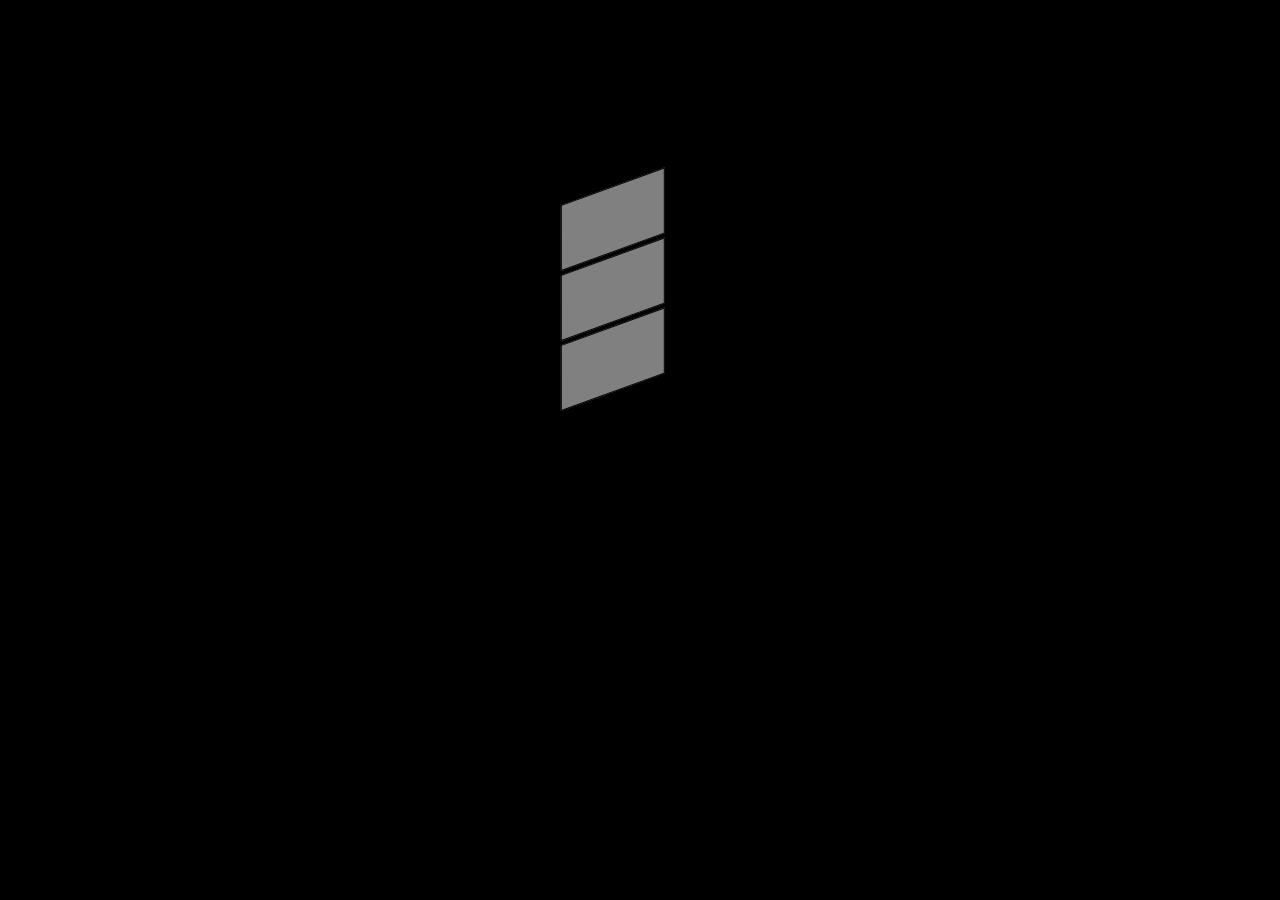
<file: Backup2/logo/index.html>
<!DOCTYPE html>
<html lang="en" >

<head>
  <meta charset="UTF-8">
<meta name="viewport" content="width=device-width, initial-scale=1">

  <title>A Pen by  Daniel</title>
  
  
  
      <link rel="stylesheet" href="css/style.css">

  
</head>

  <body>
	  <div class="responsive">

<svg id="Layer_1" data-name="Layer 1" xmlns="http://www.w3.org/2000/svg" xmlns:xlink="http://www.w3.org/1999/xlink" viewBox="0 0 467 168"><image width="467" height="168" xlink:href="[data-uri]"/>
    
    <div class ="square">

                <div class="wrapper move">
  <div class="loader">
    <div class="sq sq1"><span class="loader-inner lin1"></span></div>
    <div class="sq sq2"><span class="loader-inner lin2"></span></div>
    <div class="sq sq3"><span class="loader-inner lin3"></span></div>
  </div>
</div>
        </div>  
      </svg>

  
</div>
  

</body>

</html>
</file>
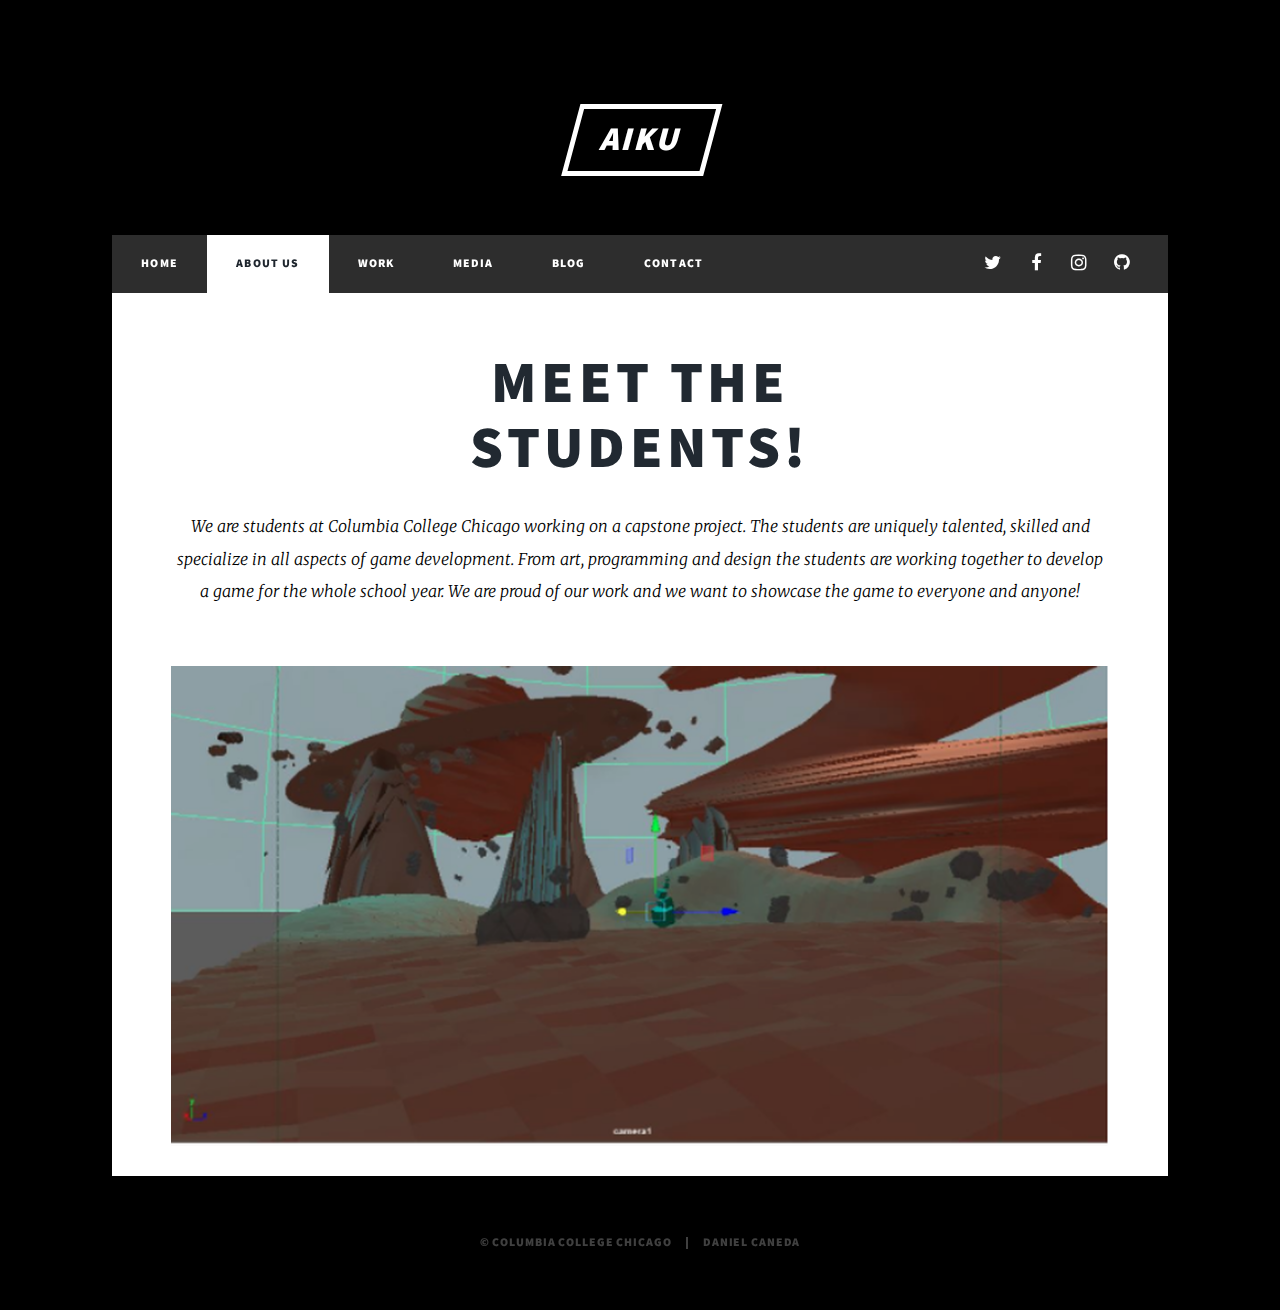
<file: Backup2/aboutus.html>
<!DOCTYPE HTML>

<html>
	<head>
		<title>Aiku - About Us</title>
		<meta charset="utf-8" />
		<meta name="viewport" content="width=device-width, initial-scale=1, user-scalable=no" />
		<link rel="stylesheet" href="assets/css/main.css" />
		<noscript><link rel="stylesheet" href="assets/css/noscript.css" /></noscript>
	</head>
	<body class="is-loading">

		<!-- Wrapper -->
			<div id="wrapper">

				<!-- Header -->
					<header id="header">
						<a href="index.html" class="logo">Aiku</a>
					</header>

				<!-- Nav -->
					<nav id="nav">
						<ul class="links">
			                <li><a href="index.html">Home</a></li>
							<li class="active"><a href="aboutus.html">About Us</a></li>
							<li><a href="work.html">Work</a></li>
                            <li><a href="Media.html">Media</a></li>
                            <li><a href="index.html">Blog</a></li>
                            <li><a href="contact.html">Contact</a></li>
                        </ul>

						<ul class="icons">
							<li><a href="#" class="icon fa-twitter"><span class="label">Twitter</span></a></li>
							<li><a href="#" class="icon fa-facebook"><span class="label">Facebook</span></a></li>
							<li><a href="#" class="icon fa-instagram"><span class="label">Instagram</span></a></li>
							<li><a href="#" class="icon fa-github"><span class="label">GitHub</span></a></li>
						</ul>
					</nav>

				<!-- Main -->
					<div id="main">

						<!-- Post -->
								<header class="major">
									<h1>Meet The<br />
									Students!</h1>
									<p>We are students at Columbia College Chicago working on a capstone project. The students are uniquely talented, skilled and specialize in all aspects of game development. From art, programming and design the students are working together to develop a game for the whole school year. We are proud of our work and we want to showcase the game to everyone and anyone!</p>
                                    								<div class="image main"><img src="trevorlevel.png" alt="" /></div>

								</header>

					</div>


				<!-- Copyright -->
					<div id="copyright">
						<ul><li>&copy; Columbia College Chicago</li><li> Daniel Caneda</li></ul>
					</div>

			</div>

		<!-- Scripts -->
			<script src="assets/js/jquery.min.js"></script>
			<script src="assets/js/jquery.scrollex.min.js"></script>
			<script src="assets/js/jquery.scrolly.min.js"></script>
			<script src="assets/js/skel.min.js"></script>
			<script src="assets/js/util.js"></script>
			<script src="assets/js/main.js"></script>
            <script  src="assets/js/index.js"></script>


	</body>
</html>
</file>
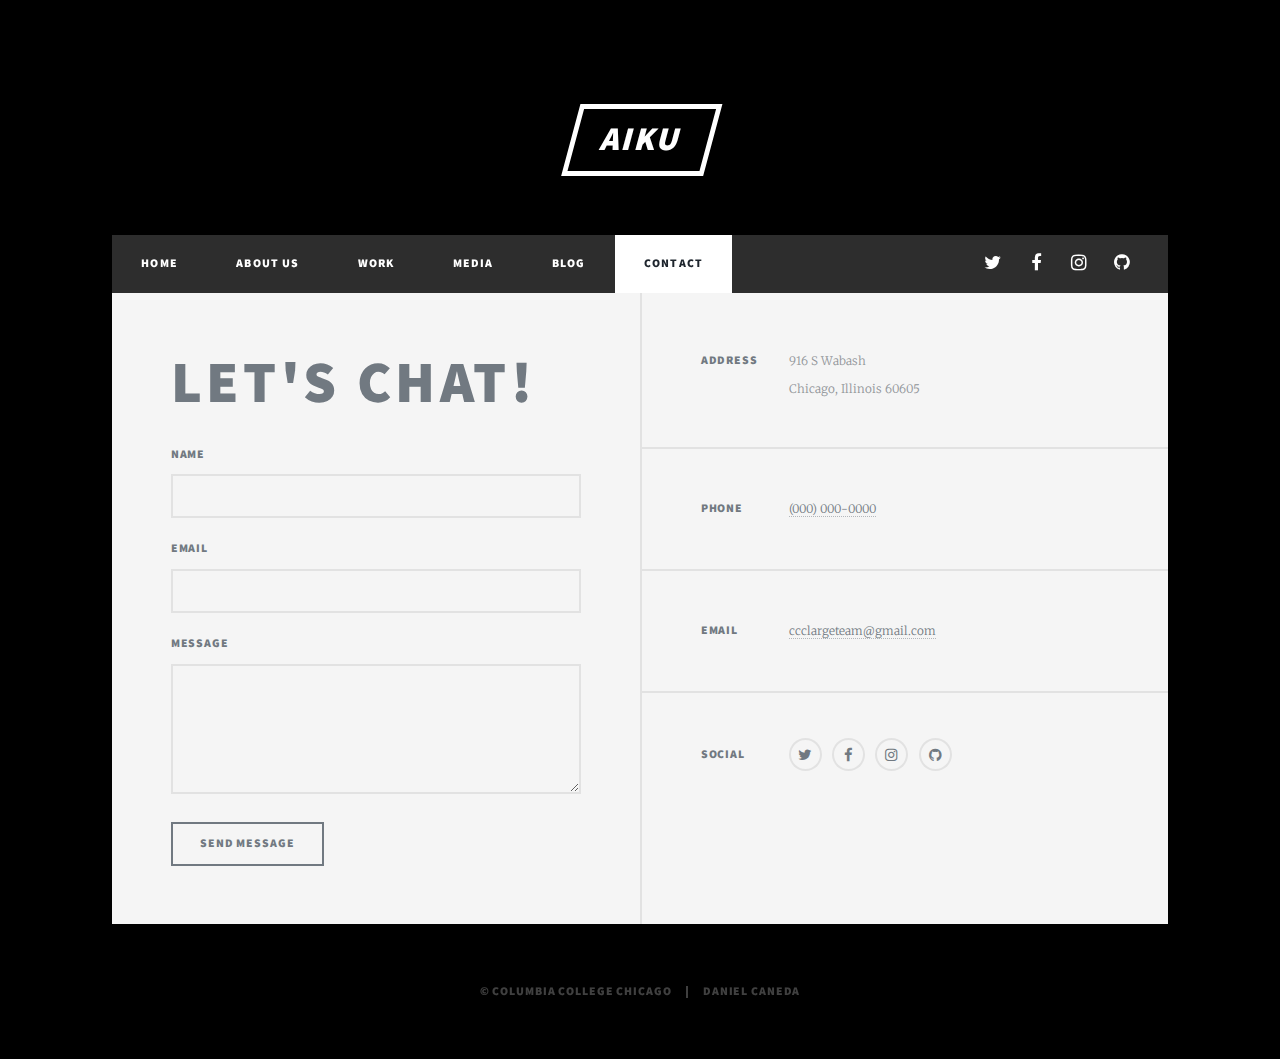
<file: Backup2/contact.html>
<!DOCTYPE HTML>

<html>
	<head>
		<title>Aiku - Contact Us</title>
		<meta charset="utf-8" />
		<meta name="viewport" content="width=device-width, initial-scale=1, user-scalable=no" />
		<link rel="stylesheet" href="assets/css/main.css" />
		<noscript><link rel="stylesheet" href="assets/css/noscript.css" /></noscript>
	</head>
	<body class="is-loading">

		<!-- Wrapper -->
			<div id="wrapper">

				<!-- Header -->
					<header id="header">
						<a href="index.html" class="logo">Aiku</a>
					</header>

				<!-- Nav -->
					<nav id="nav">
						<ul class="links">
			                <li><a href="index.html">Home</a></li>
							<li><a href="aboutus.html">About Us</a></li>
							<li><a href="work.html">Work</a></li>
                            <li><a href="Media.html">Media</a></li>
                            <li><a href="index.html">Blog</a></li>
                            <li class="active"><a href="#footer" class="scrolly">Contact</a></li>
                        </ul>

						<ul class="icons">
							<li><a href="#" class="icon fa-twitter"><span class="label">Twitter</span></a></li>
							<li><a href="#" class="icon fa-facebook"><span class="label">Facebook</span></a></li>
							<li><a href="#" class="icon fa-instagram"><span class="label">Instagram</span></a></li>
							<li><a href="#" class="icon fa-github"><span class="label">GitHub</span></a></li>
						</ul>
					</nav>

				<!-- Footer -->
					<footer id="footer">
						<section>
                            <h1>Let's Chat!</h1>
							<form method="post" action="#">
								<div class="field">
									<label for="name">Name</label>
									<input type="text" name="name" id="name" />
								</div>
								<div class="field">
									<label for="email">Email</label>
									<input type="text" name="email" id="email" />
								</div>
								<div class="field">
									<label for="message">Message</label>
									<textarea name="message" id="message" rows="3"></textarea>
								</div>
								<ul class="actions">
									<li><input type="submit" value="Send Message" /></li>
								</ul>
							</form>
						</section>
						<section class="split contact">
							<section class="alt">
								<h3>Address</h3>
								<p>916 S Wabash<br />
								Chicago, Illinois 60605</p>
							</section>
							<section>
								<h3>Phone</h3>
								<p><a href="#">(000) 000-0000</a></p>
							</section>
							<section>
								<h3>Email</h3>
								<p><a href="#">ccclargeteam@gmail.com</a></p>
							</section>
							<section>
								<h3>Social</h3>
								<ul class="icons alt">
									<li><a href="#" class="icon alt fa-twitter"><span class="label">Twitter</span></a></li>
									<li><a href="#" class="icon alt fa-facebook"><span class="label">Facebook</span></a></li>
									<li><a href="#" class="icon alt fa-instagram"><span class="label">Instagram</span></a></li>
									<li><a href="#" class="icon alt fa-github"><span class="label">GitHub</span></a></li>
								</ul>
							</section>
						</section>
					</footer>

				<!-- Copyright -->
					<div id="copyright">
						<ul><li>&copy; Columbia College Chicago</li><li> Daniel Caneda</li></ul>
					</div>

			</div>

		<!-- Scripts -->
			<script src="assets/js/jquery.min.js"></script>
			<script src="assets/js/jquery.scrollex.min.js"></script>
			<script src="assets/js/jquery.scrolly.min.js"></script>
			<script src="assets/js/skel.min.js"></script>
			<script src="assets/js/util.js"></script>
			<script src="assets/js/main.js"></script>
            <script  src="assets/js/index.js"></script>


	</body>
</html>
</file>
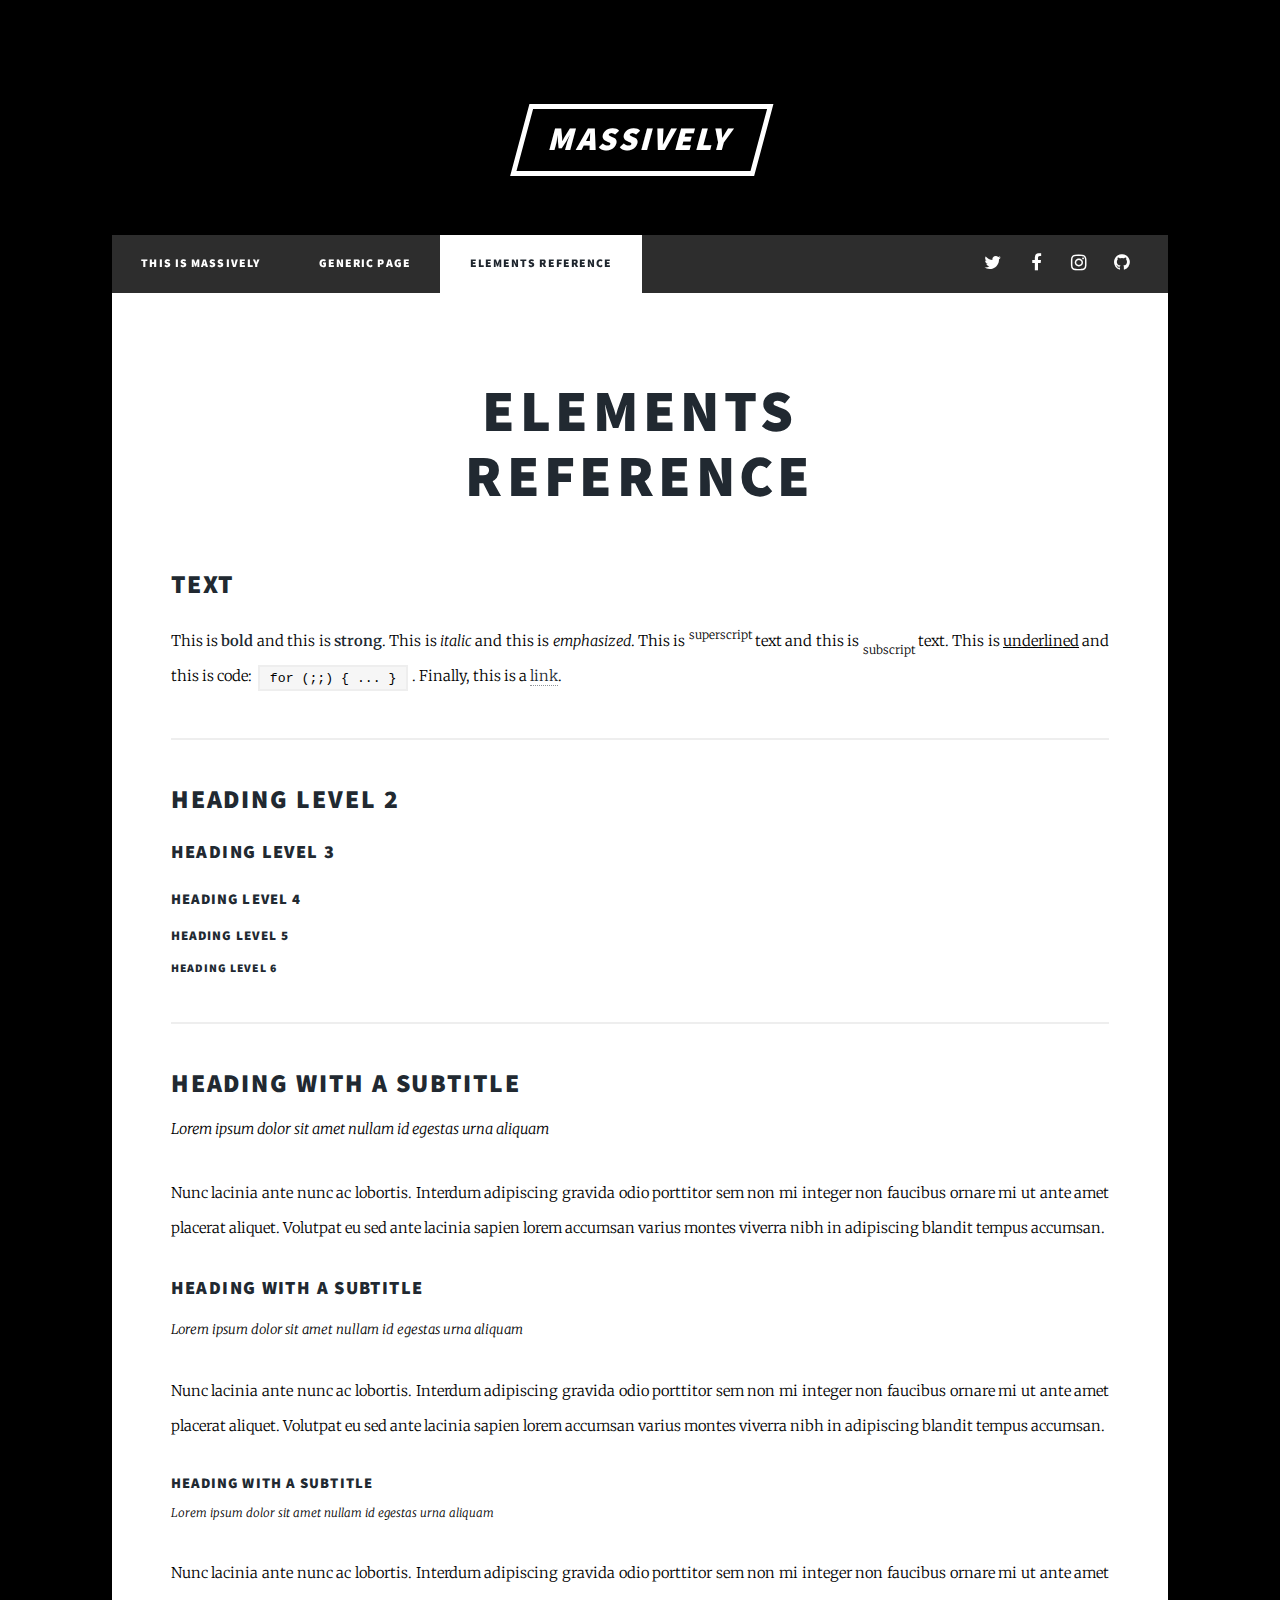
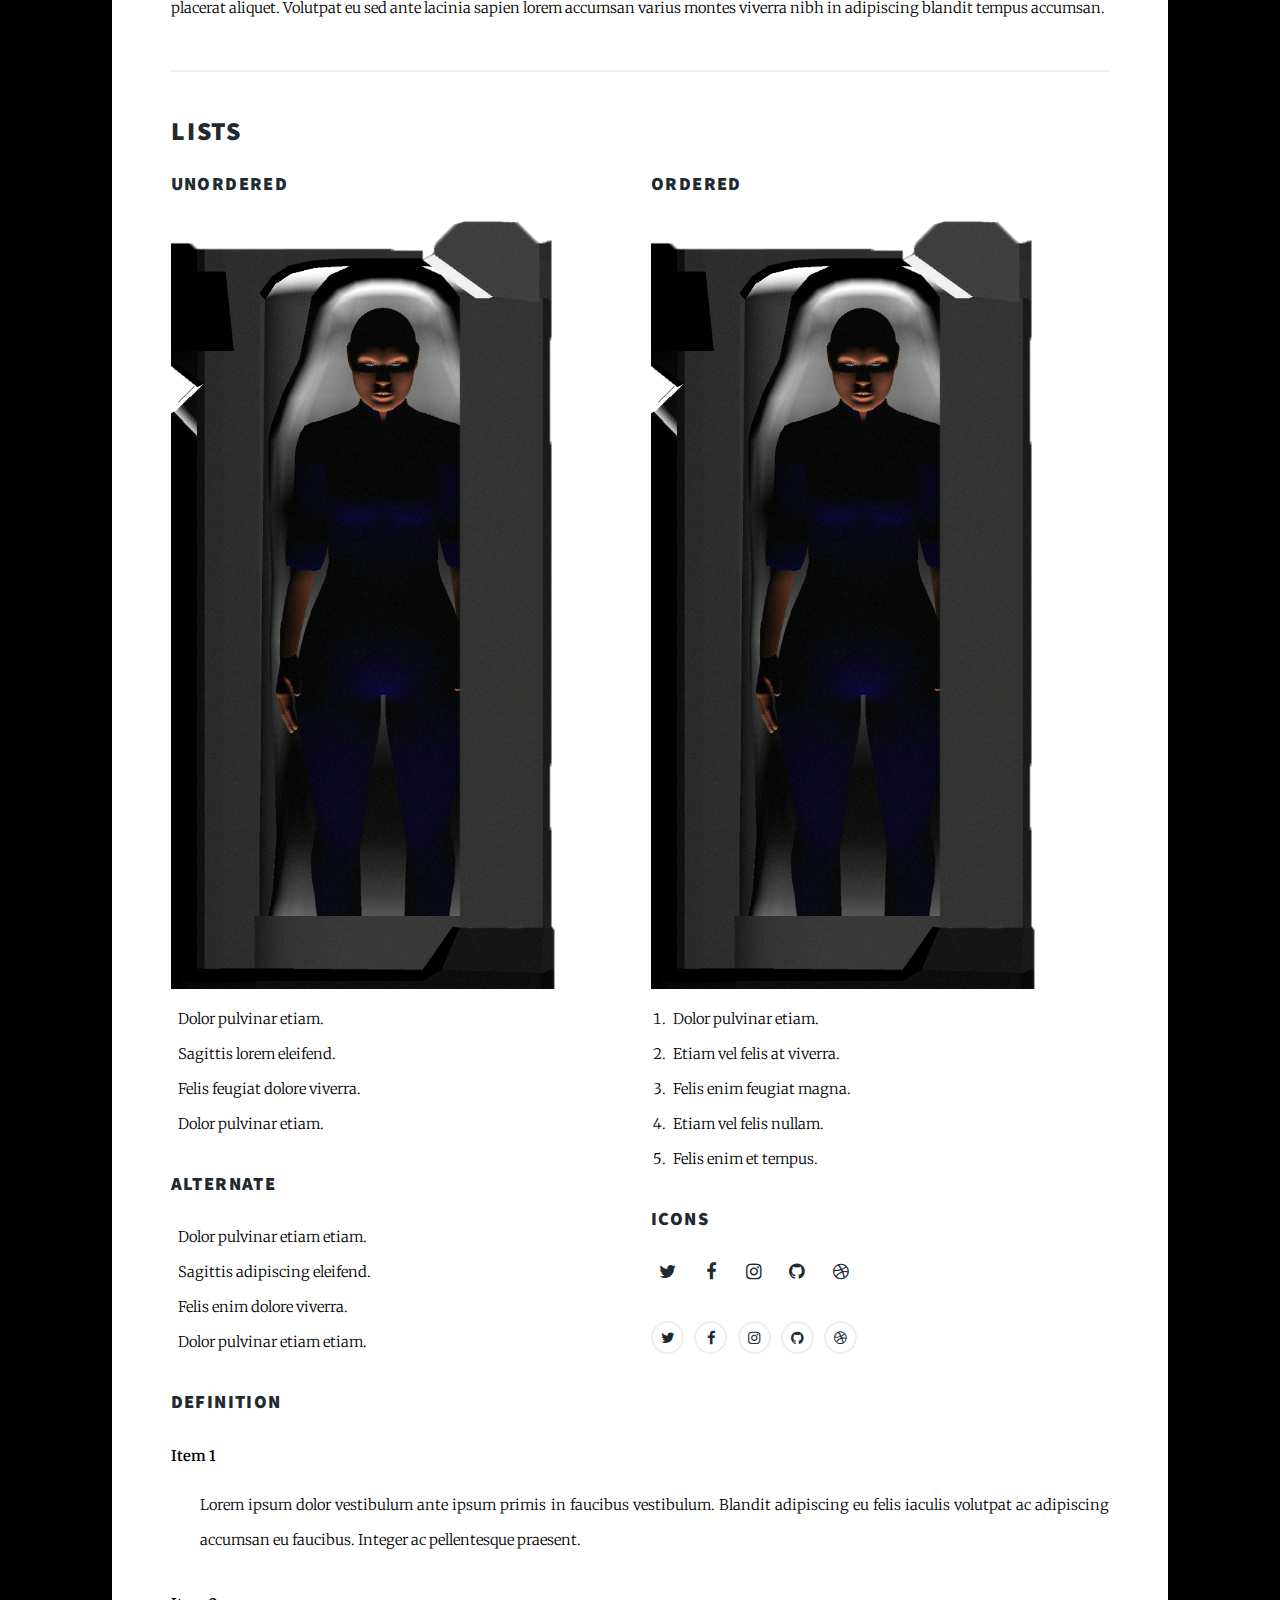
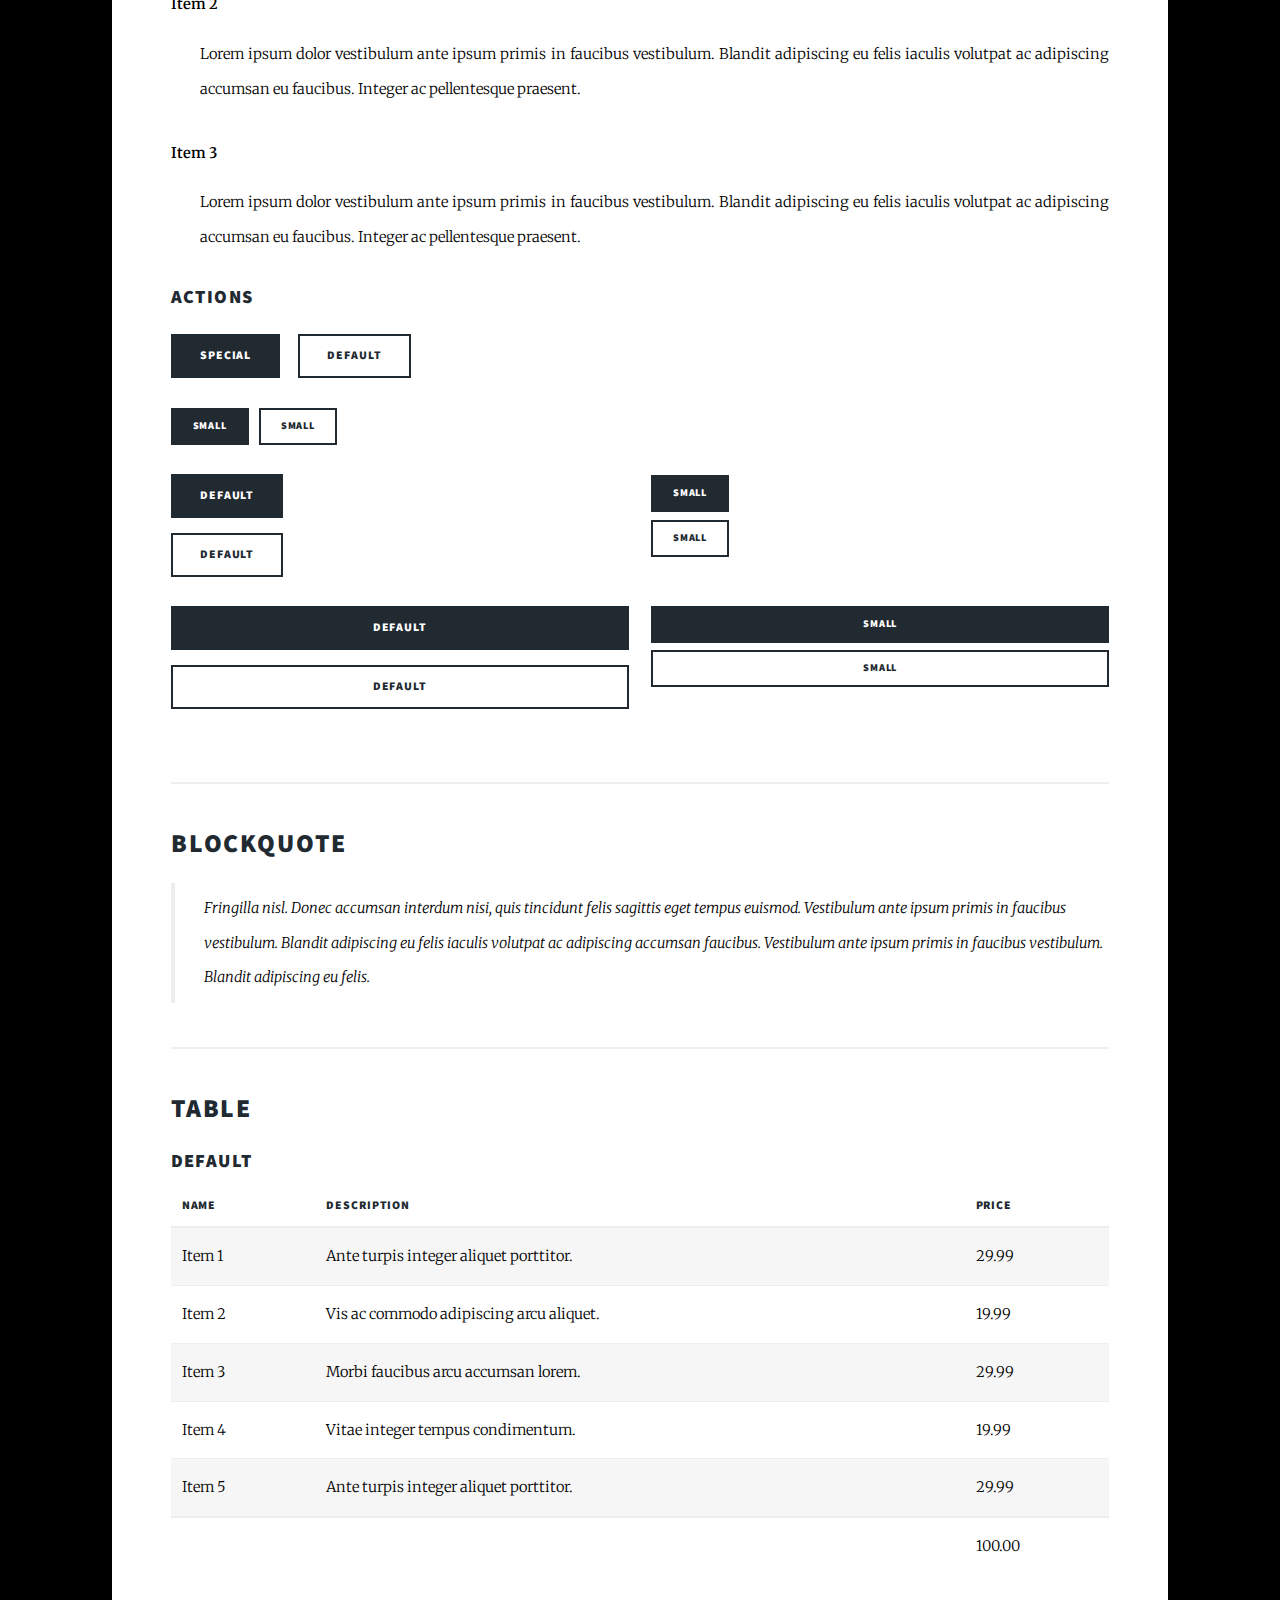
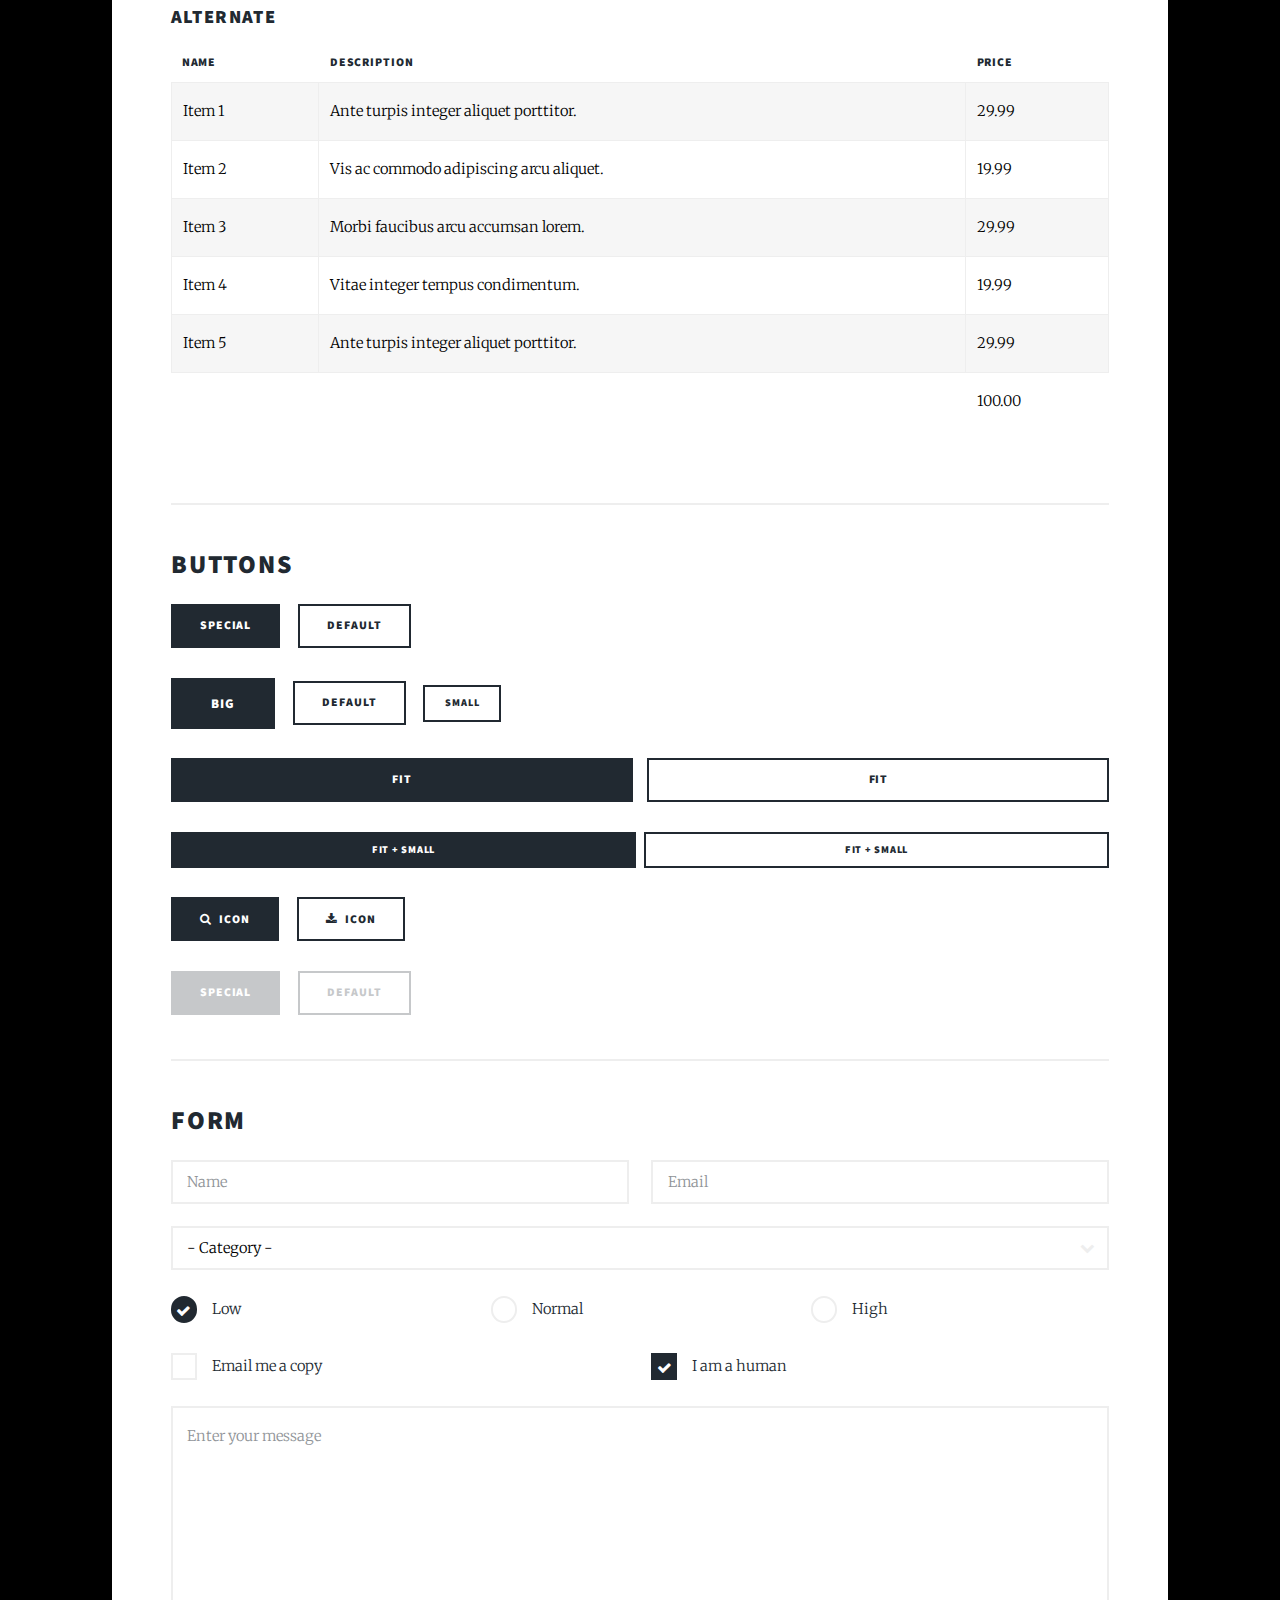
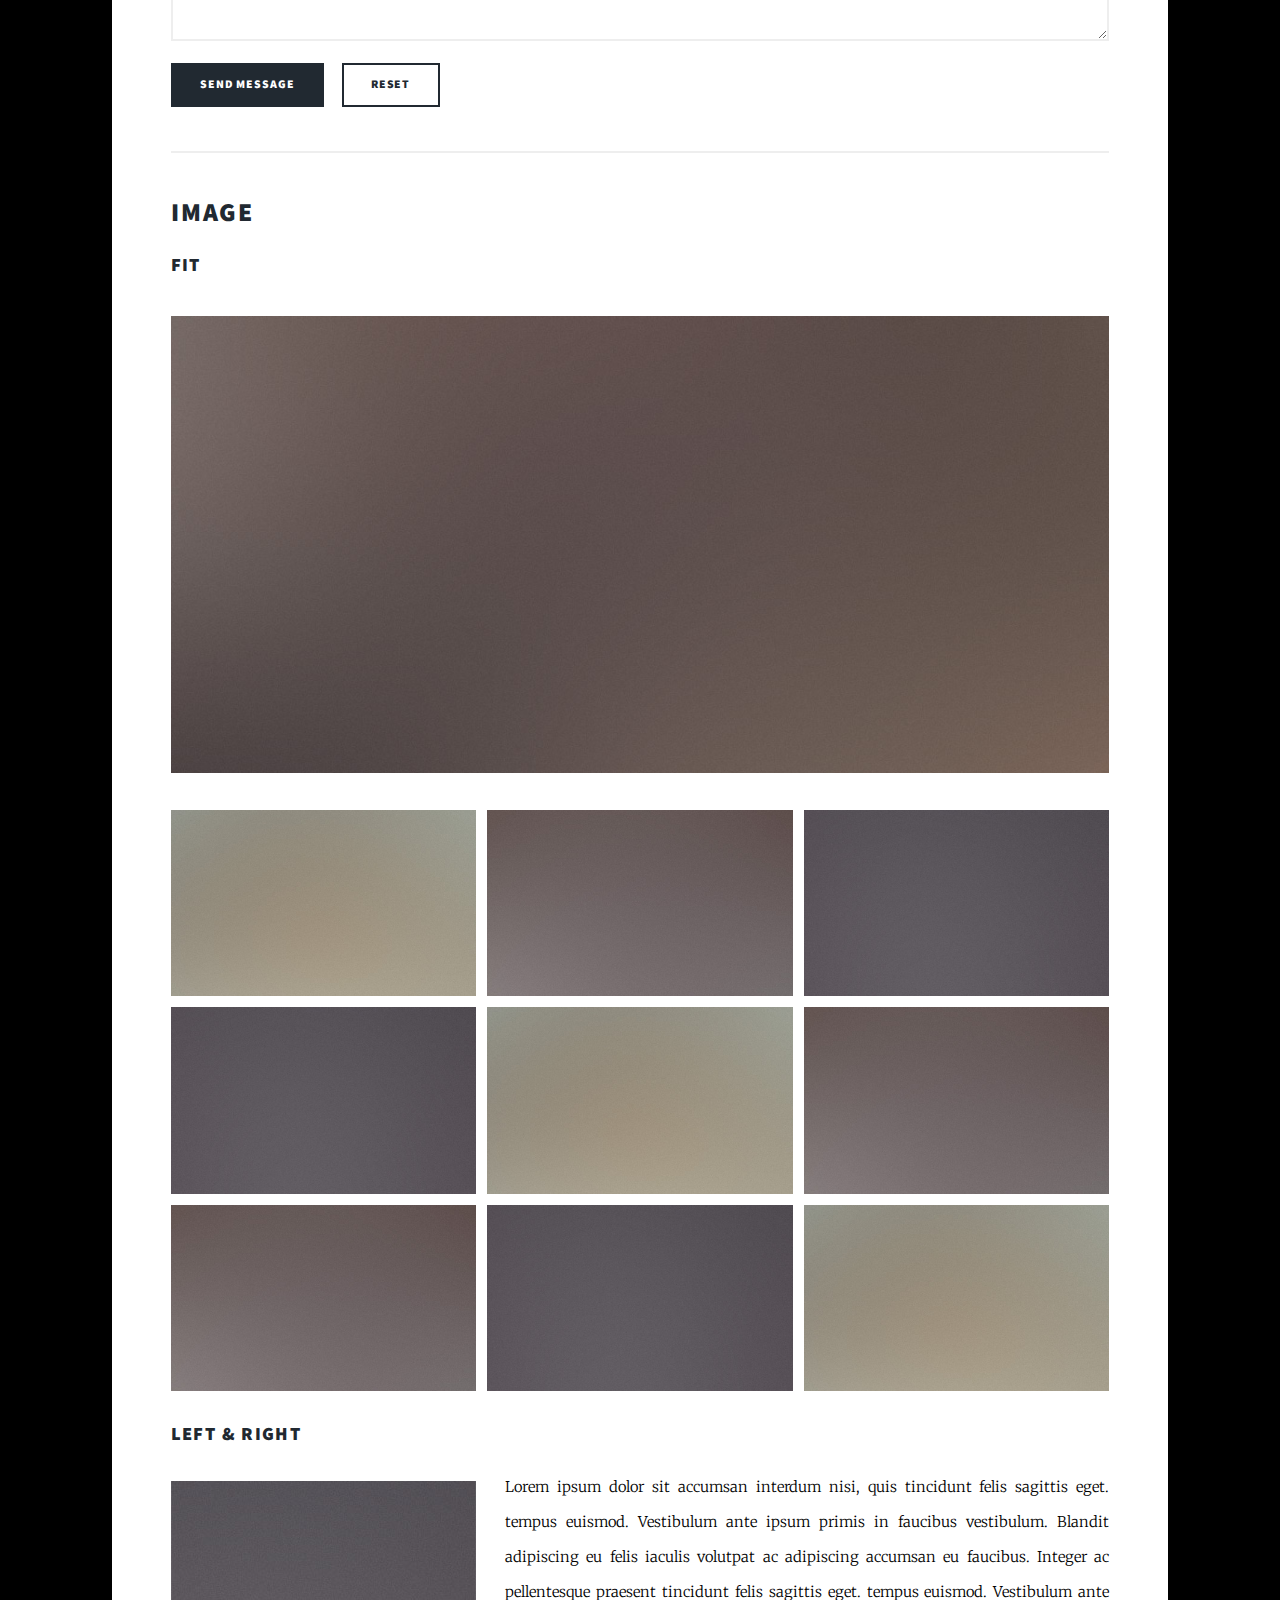
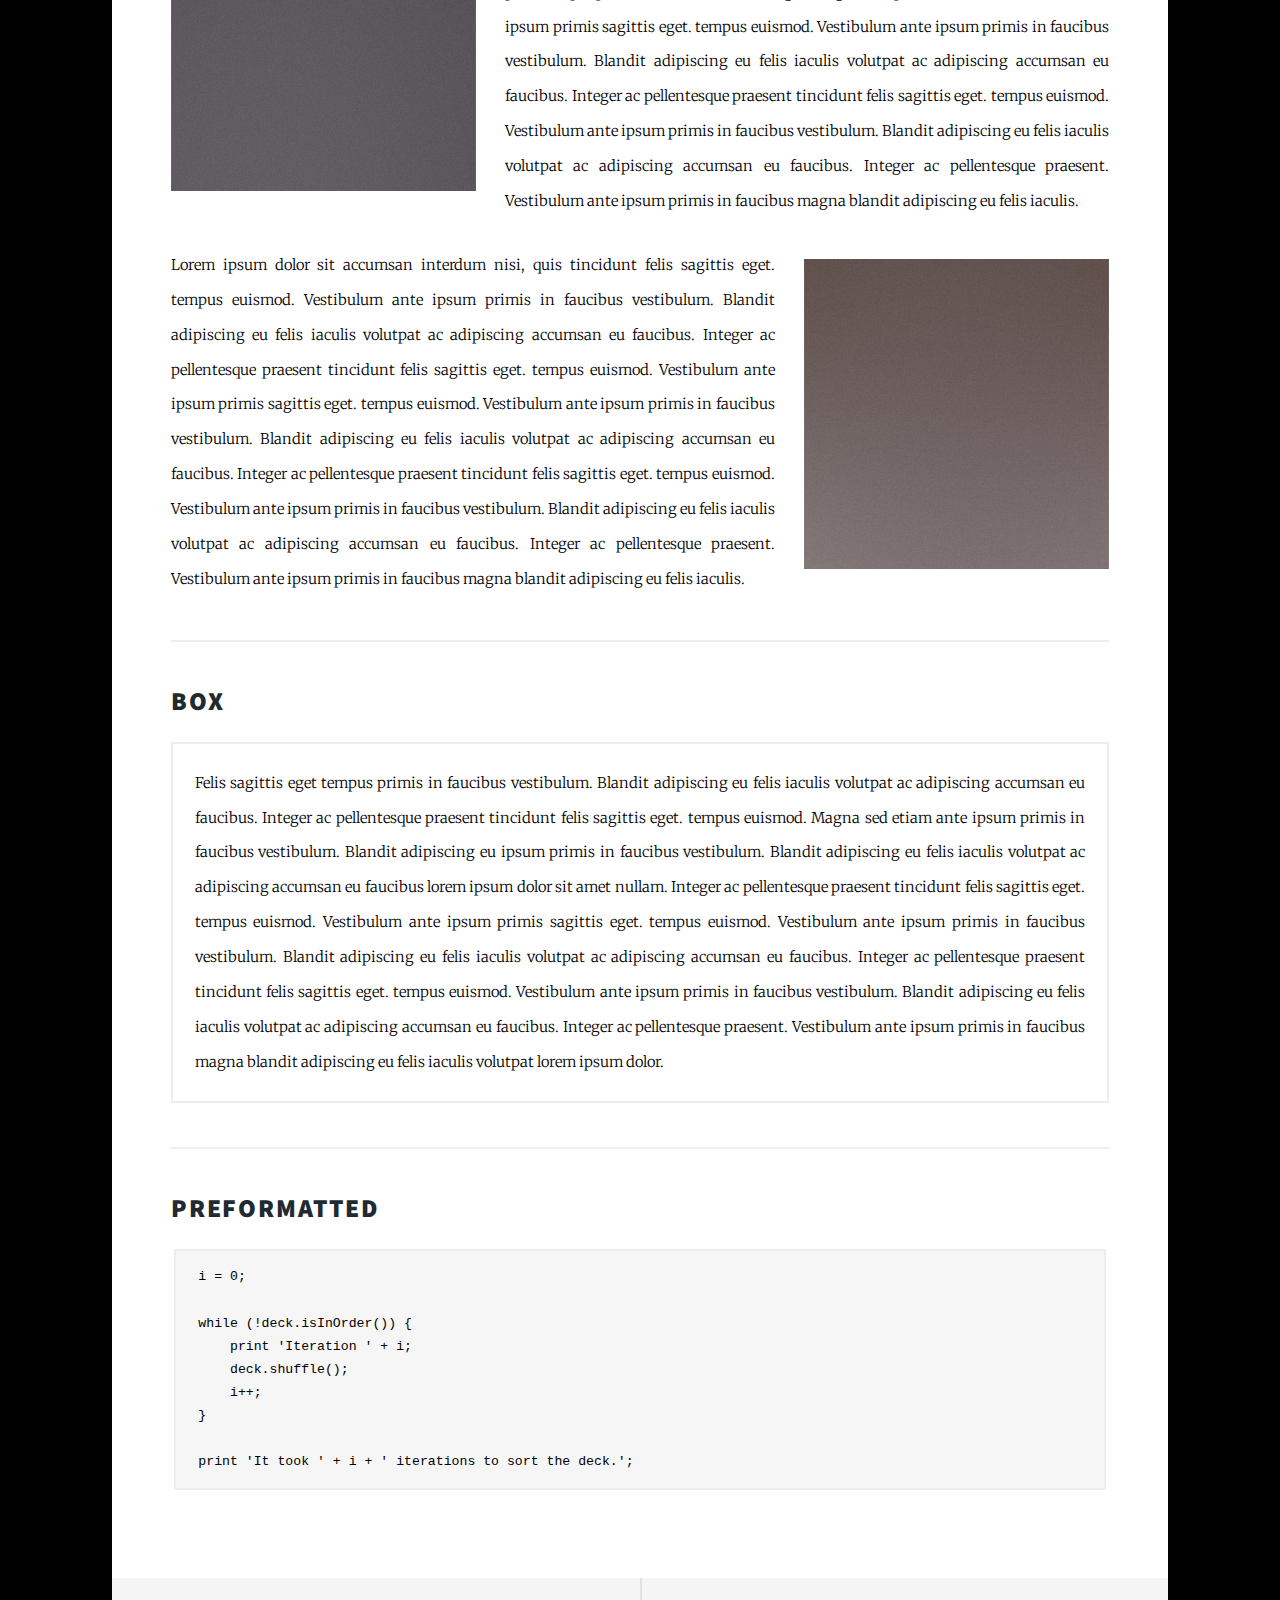
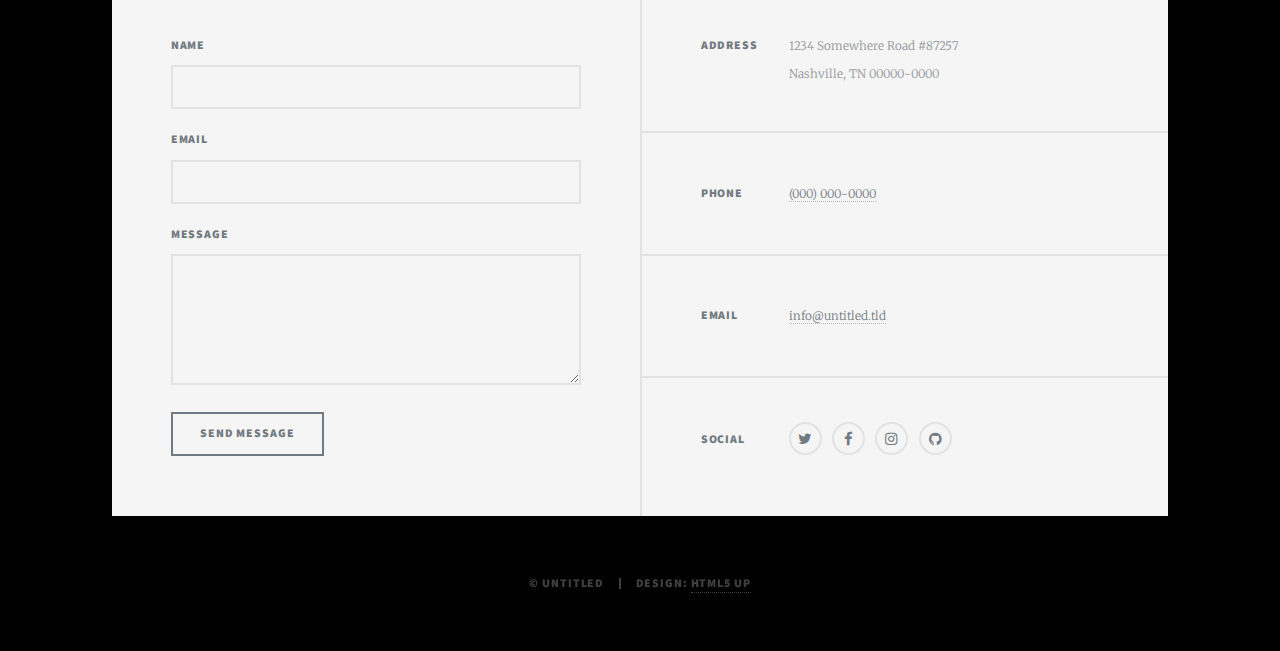
<file: Backup2/elements.html>
<!DOCTYPE HTML>
<!--
	Massively by HTML5 UP
	html5up.net | @ajlkn
	Free for personal and commercial use under the CCA 3.0 license (html5up.net/license)
-->
<html>
	<head>
		<title>Elements Reference - Massively by HTML5 UP</title>
		<meta charset="utf-8" />
		<meta name="viewport" content="width=device-width, initial-scale=1, user-scalable=no" />
		<link rel="stylesheet" href="assets/css/main.css" />
		<noscript><link rel="stylesheet" href="assets/css/noscript.css" /></noscript>
	</head>
	<body class="is-loading">

		<!-- Wrapper -->
			<div id="wrapper">

				<!-- Header -->
					<header id="header">
						<a href="index.html" class="logo">Massively</a>
					</header>

				<!-- Nav -->
					<nav id="nav">
						<ul class="links">
							<li><a href="index.html">This is Massively</a></li>
							<li><a href="generic.html">Generic Page</a></li>
							<li class="active"><a href="elements.html">Elements Reference</a></li>
						</ul>
						<ul class="icons">
							<li><a href="#" class="icon fa-twitter"><span class="label">Twitter</span></a></li>
							<li><a href="#" class="icon fa-facebook"><span class="label">Facebook</span></a></li>
							<li><a href="#" class="icon fa-instagram"><span class="label">Instagram</span></a></li>
							<li><a href="#" class="icon fa-github"><span class="label">GitHub</span></a></li>
						</ul>
					</nav>

				<!-- Main -->
					<div id="main">

						<!-- Post -->
							<section class="post">
								<header class="major">
									<h1>Elements<br />
									Reference</h1>
								</header>

								<!-- Text stuff -->
									<h2>Text</h2>
									<p>This is <b>bold</b> and this is <strong>strong</strong>. This is <i>italic</i> and this is <em>emphasized</em>.
									This is <sup>superscript</sup> text and this is <sub>subscript</sub> text.
									This is <u>underlined</u> and this is code: <code>for (;;) { ... }</code>.
									Finally, this is a <a href="#">link</a>.</p>
									<hr />
									<h2>Heading Level 2</h2>
									<h3>Heading Level 3</h3>
									<h4>Heading Level 4</h4>
									<h5>Heading Level 5</h5>
									<h6>Heading Level 6</h6>
									<hr />
									<header>
										<h2>Heading with a Subtitle</h2>
										<p>Lorem ipsum dolor sit amet nullam id egestas urna aliquam</p>
									</header>
									<p>Nunc lacinia ante nunc ac lobortis. Interdum adipiscing gravida odio porttitor sem non mi integer non faucibus ornare mi ut ante amet placerat aliquet. Volutpat eu sed ante lacinia sapien lorem accumsan varius montes viverra nibh in adipiscing blandit tempus accumsan.</p>
									<header>
										<h3>Heading with a Subtitle</h3>
										<p>Lorem ipsum dolor sit amet nullam id egestas urna aliquam</p>
									</header>
									<p>Nunc lacinia ante nunc ac lobortis. Interdum adipiscing gravida odio porttitor sem non mi integer non faucibus ornare mi ut ante amet placerat aliquet. Volutpat eu sed ante lacinia sapien lorem accumsan varius montes viverra nibh in adipiscing blandit tempus accumsan.</p>
									<header>
										<h4>Heading with a Subtitle</h4>
										<p>Lorem ipsum dolor sit amet nullam id egestas urna aliquam</p>
									</header>
									<p>Nunc lacinia ante nunc ac lobortis. Interdum adipiscing gravida odio porttitor sem non mi integer non faucibus ornare mi ut ante amet placerat aliquet. Volutpat eu sed ante lacinia sapien lorem accumsan varius montes viverra nibh in adipiscing blandit tempus accumsan.</p>

									<hr />

								<!-- Lists -->
									<h2>Lists</h2>
									<div class="row">
										<div class="6u 12u$(small)">

											<h3>Unordered</h3>
                                                                <img src="NormaCryo.png" alt="Norma-Cryo" style="width: 30vw; max-height: 100%;">

											<ul>
												<li>Dolor pulvinar etiam.</li>
												<li>Sagittis lorem eleifend.</li>
												<li>Felis feugiat dolore viverra.</li>
												<li>Dolor pulvinar etiam.</li>
											</ul>

											<h3>Alternate</h3>
											<ul class="alt">
												<li>Dolor pulvinar etiam etiam.</li>
												<li>Sagittis adipiscing eleifend.</li>
												<li>Felis enim dolore viverra.</li>
												<li>Dolor pulvinar etiam etiam.</li>
											</ul>

										</div>
										<div class="6u$ 12u$(small)">

											<h3>Ordered</h3>
                                                                <img src="NormaCryo.png" alt="Norma-Cryo" style="width: 30vw; max-height: 100%;">

											<ol>
												<li>Dolor pulvinar etiam.</li>
												<li>Etiam vel felis at viverra.</li>
												<li>Felis enim feugiat magna.</li>
												<li>Etiam vel felis nullam.</li>
												<li>Felis enim et tempus.</li>
											</ol>

											<h3>Icons</h3>
											<ul class="icons">
												<li><a href="#" class="icon fa-twitter"><span class="label">Twitter</span></a></li>
												<li><a href="#" class="icon fa-facebook"><span class="label">Facebook</span></a></li>
												<li><a href="#" class="icon fa-instagram"><span class="label">Instagram</span></a></li>
												<li><a href="#" class="icon fa-github"><span class="label">Github</span></a></li>
												<li><a href="#" class="icon fa-dribbble"><span class="label">Dribbble</span></a></li>
											</ul>
											<ul class="icons alt">
												<li><a href="#" class="icon alt fa-twitter"><span class="label">Twitter</span></a></li>
												<li><a href="#" class="icon alt fa-facebook"><span class="label">Facebook</span></a></li>
												<li><a href="#" class="icon alt fa-instagram"><span class="label">Instagram</span></a></li>
												<li><a href="#" class="icon alt fa-github"><span class="label">Github</span></a></li>
												<li><a href="#" class="icon alt fa-dribbble"><span class="label">Dribbble</span></a></li>
											</ul>

										</div>
									</div>
									<h3>Definition</h3>
									<dl>
										<dt>Item 1</dt>
										<dd>
											<p>Lorem ipsum dolor vestibulum ante ipsum primis in faucibus vestibulum. Blandit adipiscing eu felis iaculis volutpat ac adipiscing accumsan eu faucibus. Integer ac pellentesque praesent.</p>
										</dd>
										<dt>Item 2</dt>
										<dd>
											<p>Lorem ipsum dolor vestibulum ante ipsum primis in faucibus vestibulum. Blandit adipiscing eu felis iaculis volutpat ac adipiscing accumsan eu faucibus. Integer ac pellentesque praesent.</p>
										</dd>
										<dt>Item 3</dt>
										<dd>
											<p>Lorem ipsum dolor vestibulum ante ipsum primis in faucibus vestibulum. Blandit adipiscing eu felis iaculis volutpat ac adipiscing accumsan eu faucibus. Integer ac pellentesque praesent.</p>
										</dd>
									</dl>

									<h3>Actions</h3>
									<ul class="actions">
										<li><a href="#" class="button special">Special</a></li>
										<li><a href="#" class="button">Default</a></li>
									</ul>
									<ul class="actions small">
										<li><a href="#" class="button special small">Small</a></li>
										<li><a href="#" class="button small">Small</a></li>
									</ul>
									<div class="row">
										<div class="6u 12u$(small)">
											<ul class="actions vertical">
												<li><a href="#" class="button special">Default</a></li>
												<li><a href="#" class="button">Default</a></li>
											</ul>
										</div>
										<div class="6u 12u$(small)">
											<ul class="actions vertical small">
												<li><a href="#" class="button special small">Small</a></li>
												<li><a href="#" class="button small">Small</a></li>
											</ul>
										</div>
									</div>
									<div class="row">
										<div class="6u 12u$(small)">
											<ul class="actions vertical">
												<li><a href="#" class="button special fit">Default</a></li>
												<li><a href="#" class="button fit">Default</a></li>
											</ul>
										</div>
										<div class="6u$ 12u$(small)">
											<ul class="actions vertical small">
												<li><a href="#" class="button special small fit">Small</a></li>
												<li><a href="#" class="button small fit">Small</a></li>
											</ul>
										</div>
									</div>

									<hr />

								<!-- Blockquote -->
									<h2>Blockquote</h2>
									<blockquote>Fringilla nisl. Donec accumsan interdum nisi, quis tincidunt felis sagittis eget tempus euismod. Vestibulum ante ipsum primis in faucibus vestibulum. Blandit adipiscing eu felis iaculis volutpat ac adipiscing accumsan faucibus. Vestibulum ante ipsum primis in faucibus vestibulum. Blandit adipiscing eu felis.</blockquote>

									<hr />

								<!-- Table -->
									<h2>Table</h2>

									<h3>Default</h3>
									<div class="table-wrapper">
										<table>
											<thead>
												<tr>
													<th>Name</th>
													<th>Description</th>
													<th>Price</th>
												</tr>
											</thead>
											<tbody>
												<tr>
													<td>Item 1</td>
													<td>Ante turpis integer aliquet porttitor.</td>
													<td>29.99</td>
												</tr>
												<tr>
													<td>Item 2</td>
													<td>Vis ac commodo adipiscing arcu aliquet.</td>
													<td>19.99</td>
												</tr>
												<tr>
													<td>Item 3</td>
													<td> Morbi faucibus arcu accumsan lorem.</td>
													<td>29.99</td>
												</tr>
												<tr>
													<td>Item 4</td>
													<td>Vitae integer tempus condimentum.</td>
													<td>19.99</td>
												</tr>
												<tr>
													<td>Item 5</td>
													<td>Ante turpis integer aliquet porttitor.</td>
													<td>29.99</td>
												</tr>
											</tbody>
											<tfoot>
												<tr>
													<td colspan="2"></td>
													<td>100.00</td>
												</tr>
											</tfoot>
										</table>
									</div>

									<h3>Alternate</h3>
									<div class="table-wrapper">
										<table class="alt">
											<thead>
												<tr>
													<th>Name</th>
													<th>Description</th>
													<th>Price</th>
												</tr>
											</thead>
											<tbody>
												<tr>
													<td>Item 1</td>
													<td>Ante turpis integer aliquet porttitor.</td>
													<td>29.99</td>
												</tr>
												<tr>
													<td>Item 2</td>
													<td>Vis ac commodo adipiscing arcu aliquet.</td>
													<td>19.99</td>
												</tr>
												<tr>
													<td>Item 3</td>
													<td> Morbi faucibus arcu accumsan lorem.</td>
													<td>29.99</td>
												</tr>
												<tr>
													<td>Item 4</td>
													<td>Vitae integer tempus condimentum.</td>
													<td>19.99</td>
												</tr>
												<tr>
													<td>Item 5</td>
													<td>Ante turpis integer aliquet porttitor.</td>
													<td>29.99</td>
												</tr>
											</tbody>
											<tfoot>
												<tr>
													<td colspan="2"></td>
													<td>100.00</td>
												</tr>
											</tfoot>
										</table>
									</div>

									<hr />

								<!-- Buttons -->
									<h2>Buttons</h2>
									<ul class="actions">
										<li><a href="#" class="button special">Special</a></li>
										<li><a href="#" class="button">Default</a></li>
									</ul>
									<ul class="actions">
										<li><a href="#" class="button special big">Big</a></li>
										<li><a href="#" class="button">Default</a></li>
										<li><a href="#" class="button small">Small</a></li>
									</ul>
									<ul class="actions fit">
										<li><a href="#" class="button special fit">Fit</a></li>
										<li><a href="#" class="button fit">Fit</a></li>
									</ul>
									<ul class="actions fit small">
										<li><a href="#" class="button special fit small">Fit + Small</a></li>
										<li><a href="#" class="button fit small">Fit + Small</a></li>
									</ul>
									<ul class="actions">
										<li><a href="#" class="button special icon fa-search">Icon</a></li>
										<li><a href="#" class="button icon fa-download">Icon</a></li>
									</ul>
									<ul class="actions">
										<li><span class="button special disabled">Special</span></li>
										<li><span class="button disabled">Default</span></li>
									</ul>

									<hr />

								<!-- Form -->
									<h2>Form</h2>

									<form method="post" action="#" class="alt">
										<div class="row uniform">
											<div class="6u 12u$(xsmall)">
												<input type="text" name="demo-name" id="demo-name" value="" placeholder="Name" />
											</div>
											<div class="6u$ 12u$(xsmall)">
												<input type="email" name="demo-email" id="demo-email" value="" placeholder="Email" />
											</div>
											<!-- Break -->
											<div class="12u$">
												<div class="select-wrapper">
													<select name="demo-category" id="demo-category">
														<option value="">- Category -</option>
														<option value="1">Manufacturing</option>
														<option value="1">Shipping</option>
														<option value="1">Administration</option>
														<option value="1">Human Resources</option>
													</select>
												</div>
											</div>
											<!-- Break -->
											<div class="4u 12u$(small)">
												<input type="radio" id="demo-priority-low" name="demo-priority" checked>
												<label for="demo-priority-low">Low</label>
											</div>
											<div class="4u 12u$(small)">
												<input type="radio" id="demo-priority-normal" name="demo-priority">
												<label for="demo-priority-normal">Normal</label>
											</div>
											<div class="4u$ 12u$(small)">
												<input type="radio" id="demo-priority-high" name="demo-priority">
												<label for="demo-priority-high">High</label>
											</div>
											<!-- Break -->
											<div class="6u 12u$(small)">
												<input type="checkbox" id="demo-copy" name="demo-copy">
												<label for="demo-copy">Email me a copy</label>
											</div>
											<div class="6u$ 12u$(small)">
												<input type="checkbox" id="demo-human" name="demo-human" checked>
												<label for="demo-human">I am a human</label>
											</div>
											<!-- Break -->
											<div class="12u$">
												<textarea name="demo-message" id="demo-message" placeholder="Enter your message" rows="6"></textarea>
											</div>
											<!-- Break -->
											<div class="12u$">
												<ul class="actions">
													<li><input type="submit" value="Send Message" class="special" /></li>
													<li><input type="reset" value="Reset" /></li>
												</ul>
											</div>
										</div>
									</form>

									<hr />

								<!-- Image -->
									<h2>Image</h2>

									<h3>Fit</h3>
									<span class="image fit"><img src="images/pic01.jpg" alt="" /></span>
									<div class="box alt">
										<div class="row 50% uniform">
											<div class="4u"><span class="image fit"><img src="images/pic02.jpg" alt="" /></span></div>
											<div class="4u"><span class="image fit"><img src="images/pic03.jpg" alt="" /></span></div>
											<div class="4u$"><span class="image fit"><img src="images/pic04.jpg" alt="" /></span></div>
											<!-- Break -->
											<div class="4u"><span class="image fit"><img src="images/pic04.jpg" alt="" /></span></div>
											<div class="4u"><span class="image fit"><img src="images/pic02.jpg" alt="" /></span></div>
											<div class="4u$"><span class="image fit"><img src="images/pic03.jpg" alt="" /></span></div>
											<!-- Break -->
											<div class="4u"><span class="image fit"><img src="images/pic03.jpg" alt="" /></span></div>
											<div class="4u"><span class="image fit"><img src="images/pic04.jpg" alt="" /></span></div>
											<div class="4u$"><span class="image fit"><img src="images/pic02.jpg" alt="" /></span></div>
										</div>
									</div>

									<h3>Left &amp; Right</h3>
									<p><span class="image left"><img src="images/pic08.jpg" alt="" /></span>Lorem ipsum dolor sit accumsan interdum nisi, quis tincidunt felis sagittis eget. tempus euismod. Vestibulum ante ipsum primis in faucibus vestibulum. Blandit adipiscing eu felis iaculis volutpat ac adipiscing accumsan eu faucibus. Integer ac pellentesque praesent tincidunt felis sagittis eget. tempus euismod. Vestibulum ante ipsum primis sagittis eget. tempus euismod. Vestibulum ante ipsum primis in faucibus vestibulum. Blandit adipiscing eu felis iaculis volutpat ac adipiscing accumsan eu faucibus. Integer ac pellentesque praesent tincidunt felis sagittis eget. tempus euismod. Vestibulum ante ipsum primis in faucibus vestibulum. Blandit adipiscing eu felis iaculis volutpat ac adipiscing accumsan eu faucibus. Integer ac pellentesque praesent. Vestibulum ante ipsum primis in faucibus magna blandit adipiscing eu felis iaculis.</p>
									<p><span class="image right"><img src="images/pic09.jpg" alt="" /></span>Lorem ipsum dolor sit accumsan interdum nisi, quis tincidunt felis sagittis eget. tempus euismod. Vestibulum ante ipsum primis in faucibus vestibulum. Blandit adipiscing eu felis iaculis volutpat ac adipiscing accumsan eu faucibus. Integer ac pellentesque praesent tincidunt felis sagittis eget. tempus euismod. Vestibulum ante ipsum primis sagittis eget. tempus euismod. Vestibulum ante ipsum primis in faucibus vestibulum. Blandit adipiscing eu felis iaculis volutpat ac adipiscing accumsan eu faucibus. Integer ac pellentesque praesent tincidunt felis sagittis eget. tempus euismod. Vestibulum ante ipsum primis in faucibus vestibulum. Blandit adipiscing eu felis iaculis volutpat ac adipiscing accumsan eu faucibus. Integer ac pellentesque praesent. Vestibulum ante ipsum primis in faucibus magna blandit adipiscing eu felis iaculis.</p>

									<hr />

								<!-- Box -->
									<h2>Box</h2>
									<div class="box">
										<p>Felis sagittis eget tempus primis in faucibus vestibulum. Blandit adipiscing eu felis iaculis volutpat ac adipiscing accumsan eu faucibus. Integer ac pellentesque praesent tincidunt felis sagittis eget. tempus euismod. Magna sed etiam ante ipsum primis in faucibus vestibulum. Blandit adipiscing eu ipsum primis in faucibus vestibulum. Blandit adipiscing eu felis iaculis volutpat ac adipiscing accumsan eu faucibus lorem ipsum dolor sit amet nullam. Integer ac pellentesque praesent tincidunt felis sagittis eget. tempus euismod. Vestibulum ante ipsum primis sagittis eget. tempus euismod. Vestibulum ante ipsum primis in faucibus vestibulum. Blandit adipiscing eu felis iaculis volutpat ac adipiscing accumsan eu faucibus. Integer ac pellentesque praesent tincidunt felis sagittis eget. tempus euismod. Vestibulum ante ipsum primis in faucibus vestibulum. Blandit adipiscing eu felis iaculis volutpat ac adipiscing accumsan eu faucibus. Integer ac pellentesque praesent. Vestibulum ante ipsum primis in faucibus magna blandit adipiscing eu felis iaculis volutpat lorem ipsum dolor.</p>
									</div>

									<hr />

								<!-- Preformatted Code -->
									<h2>Preformatted</h2>
									<pre><code>i = 0;

while (!deck.isInOrder()) {
    print 'Iteration ' + i;
    deck.shuffle();
    i++;
}

print 'It took ' + i + ' iterations to sort the deck.';
</code></pre>

							</section>

					</div>

				<!-- Footer -->
					<footer id="footer">
						<section>
							<form method="post" action="#">
								<div class="field">
									<label for="name">Name</label>
									<input type="text" name="name" id="name" />
								</div>
								<div class="field">
									<label for="email">Email</label>
									<input type="text" name="email" id="email" />
								</div>
								<div class="field">
									<label for="message">Message</label>
									<textarea name="message" id="message" rows="3"></textarea>
								</div>
								<ul class="actions">
									<li><input type="submit" value="Send Message" /></li>
								</ul>
							</form>
						</section>
						<section class="split contact">
							<section class="alt">
								<h3>Address</h3>
								<p>1234 Somewhere Road #87257<br />
								Nashville, TN 00000-0000</p>
							</section>
							<section>
								<h3>Phone</h3>
								<p><a href="#">(000) 000-0000</a></p>
							</section>
							<section>
								<h3>Email</h3>
								<p><a href="#">info@untitled.tld</a></p>
							</section>
							<section>
								<h3>Social</h3>
								<ul class="icons alt">
									<li><a href="#" class="icon alt fa-twitter"><span class="label">Twitter</span></a></li>
									<li><a href="#" class="icon alt fa-facebook"><span class="label">Facebook</span></a></li>
									<li><a href="#" class="icon alt fa-instagram"><span class="label">Instagram</span></a></li>
									<li><a href="#" class="icon alt fa-github"><span class="label">GitHub</span></a></li>
								</ul>
							</section>
						</section>
					</footer>

				<!-- Copyright -->
					<div id="copyright">
						<ul><li>&copy; Untitled</li><li>Design: <a href="https://html5up.net">HTML5 UP</a></li></ul>
					</div>

			</div>

		<!-- Scripts -->
			<script src="assets/js/jquery.min.js"></script>
			<script src="assets/js/jquery.scrollex.min.js"></script>
			<script src="assets/js/jquery.scrolly.min.js"></script>
			<script src="assets/js/skel.min.js"></script>
			<script src="assets/js/util.js"></script>
			<script src="assets/js/main.js"></script>

	</body>
</html>
</file>
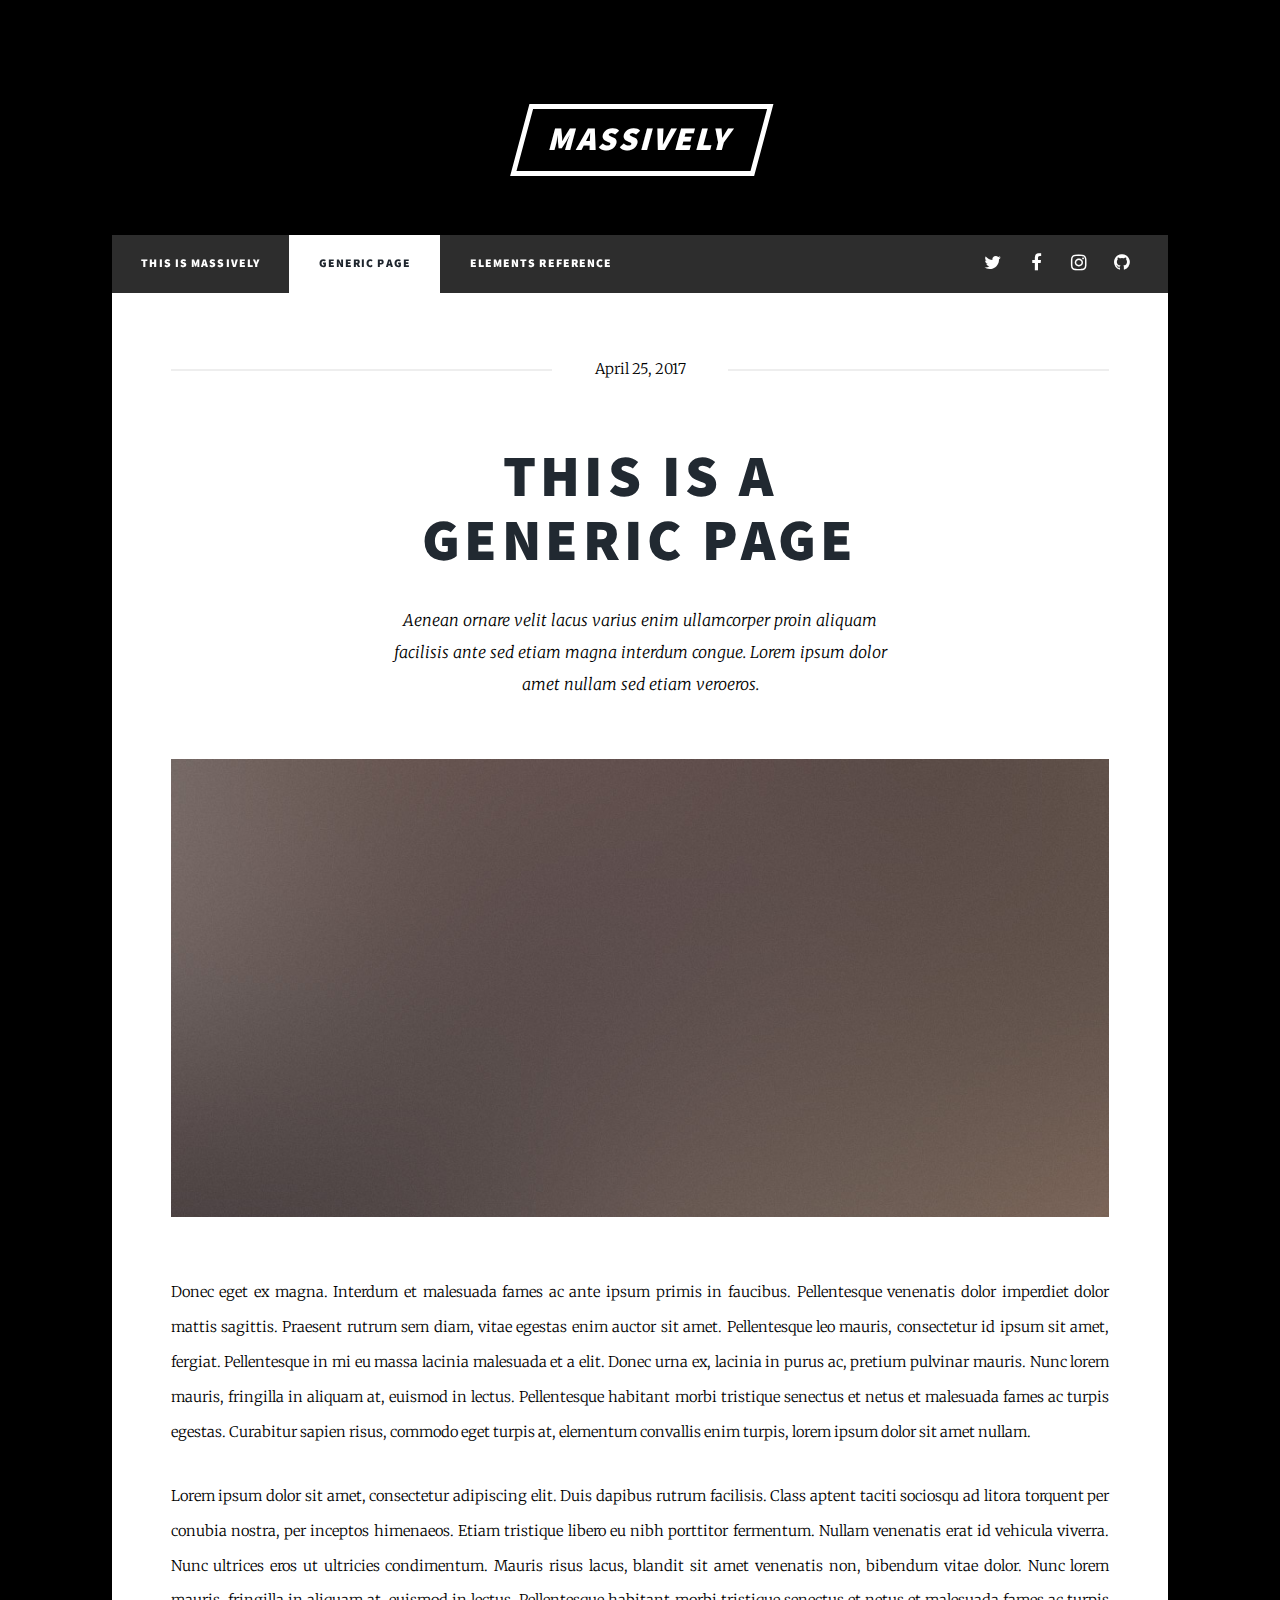
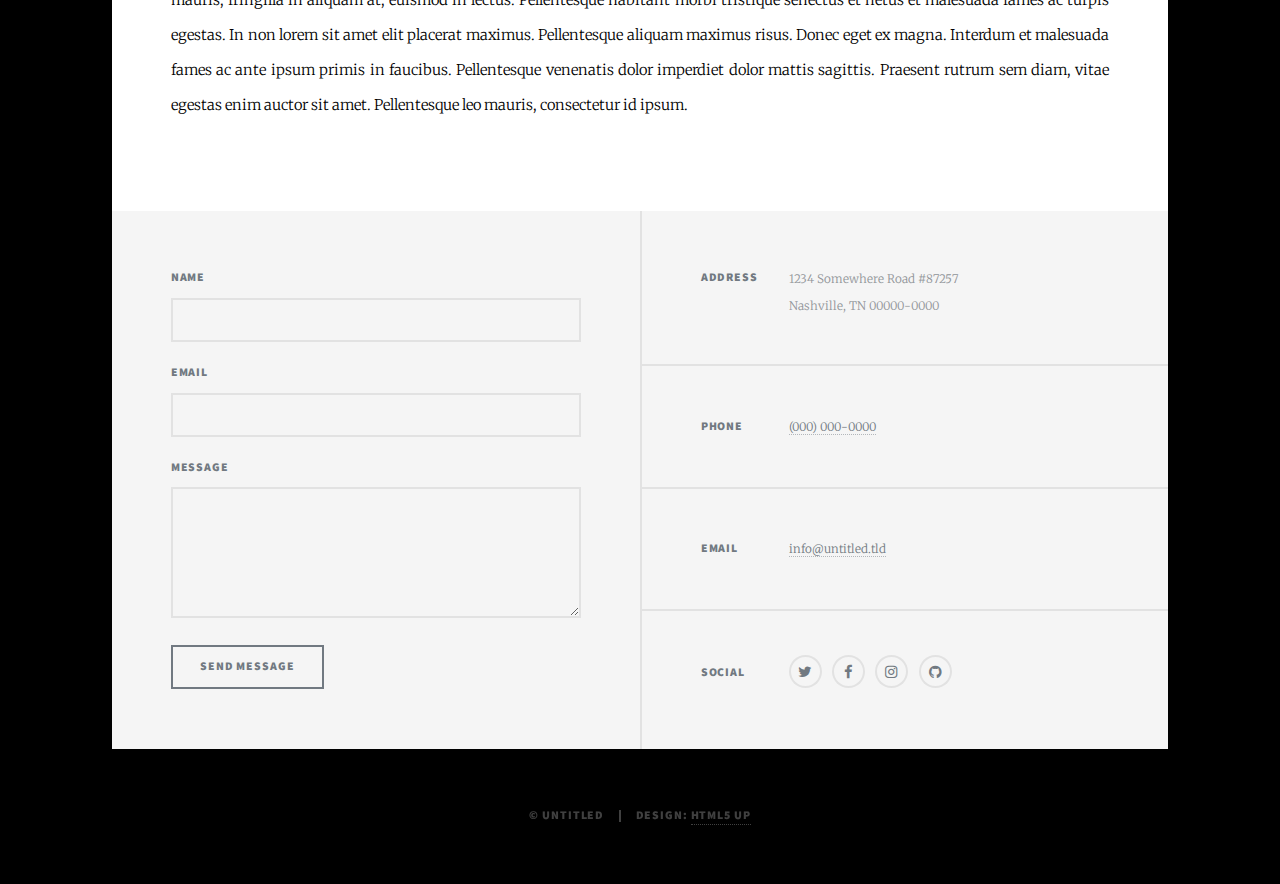
<file: Backup2/generic.html>
<!DOCTYPE HTML>
<!--
	Massively by HTML5 UP
	html5up.net | @ajlkn
	Free for personal and commercial use under the CCA 3.0 license (html5up.net/license)
-->
<html>
	<head>
		<title>Generic Page - Massively by HTML5 UP</title>
		<meta charset="utf-8" />
		<meta name="viewport" content="width=device-width, initial-scale=1, user-scalable=no" />
		<link rel="stylesheet" href="assets/css/main.css" />
		<noscript><link rel="stylesheet" href="assets/css/noscript.css" /></noscript>
	</head>
	<body class="is-loading">

		<!-- Wrapper -->
			<div id="wrapper">

				<!-- Header -->
					<header id="header">
						<a href="index.html" class="logo">Massively</a>
					</header>

				<!-- Nav -->
					<nav id="nav">
						<ul class="links">
							<li><a href="index.html">This is Massively</a></li>
							<li class="active"><a href="generic.html">Generic Page</a></li>
							<li><a href="elements.html">Elements Reference</a></li>
						</ul>
						<ul class="icons">
							<li><a href="#" class="icon fa-twitter"><span class="label">Twitter</span></a></li>
							<li><a href="#" class="icon fa-facebook"><span class="label">Facebook</span></a></li>
							<li><a href="#" class="icon fa-instagram"><span class="label">Instagram</span></a></li>
							<li><a href="#" class="icon fa-github"><span class="label">GitHub</span></a></li>
						</ul>
					</nav>

				<!-- Main -->
					<div id="main">

						<!-- Post -->
							<section class="post">
								<header class="major">
									<span class="date">April 25, 2017</span>
									<h1>This is a<br />
									Generic Page</h1>
									<p>Aenean ornare velit lacus varius enim ullamcorper proin aliquam<br />
									facilisis ante sed etiam magna interdum congue. Lorem ipsum dolor<br />
									amet nullam sed etiam veroeros.</p>
								</header>
								<div class="image main"><img src="images/pic01.jpg" alt="" /></div>
								<p>Donec eget ex magna. Interdum et malesuada fames ac ante ipsum primis in faucibus. Pellentesque venenatis dolor imperdiet dolor mattis sagittis. Praesent rutrum sem diam, vitae egestas enim auctor sit amet. Pellentesque leo mauris, consectetur id ipsum sit amet, fergiat. Pellentesque in mi eu massa lacinia malesuada et a elit. Donec urna ex, lacinia in purus ac, pretium pulvinar mauris. Nunc lorem mauris, fringilla in aliquam at, euismod in lectus. Pellentesque habitant morbi tristique senectus et netus et malesuada fames ac turpis egestas. Curabitur sapien risus, commodo eget turpis at, elementum convallis enim turpis, lorem ipsum dolor sit amet nullam.</p>
								<p>Lorem ipsum dolor sit amet, consectetur adipiscing elit. Duis dapibus rutrum facilisis. Class aptent taciti sociosqu ad litora torquent per conubia nostra, per inceptos himenaeos. Etiam tristique libero eu nibh porttitor fermentum. Nullam venenatis erat id vehicula viverra. Nunc ultrices eros ut ultricies condimentum. Mauris risus lacus, blandit sit amet venenatis non, bibendum vitae dolor. Nunc lorem mauris, fringilla in aliquam at, euismod in lectus. Pellentesque habitant morbi tristique senectus et netus et malesuada fames ac turpis egestas. In non lorem sit amet elit placerat maximus. Pellentesque aliquam maximus risus. Donec eget ex magna. Interdum et malesuada fames ac ante ipsum primis in faucibus. Pellentesque venenatis dolor imperdiet dolor mattis sagittis. Praesent rutrum sem diam, vitae egestas enim auctor sit amet. Pellentesque leo mauris, consectetur id ipsum.</p>
							</section>

					</div>

				<!-- Footer -->
					<footer id="footer">
						<section>
							<form method="post" action="#">
								<div class="field">
									<label for="name">Name</label>
									<input type="text" name="name" id="name" />
								</div>
								<div class="field">
									<label for="email">Email</label>
									<input type="text" name="email" id="email" />
								</div>
								<div class="field">
									<label for="message">Message</label>
									<textarea name="message" id="message" rows="3"></textarea>
								</div>
								<ul class="actions">
									<li><input type="submit" value="Send Message" /></li>
								</ul>
							</form>
						</section>
						<section class="split contact">
							<section class="alt">
								<h3>Address</h3>
								<p>1234 Somewhere Road #87257<br />
								Nashville, TN 00000-0000</p>
							</section>
							<section>
								<h3>Phone</h3>
								<p><a href="#">(000) 000-0000</a></p>
							</section>
							<section>
								<h3>Email</h3>
								<p><a href="#">info@untitled.tld</a></p>
							</section>
							<section>
								<h3>Social</h3>
								<ul class="icons alt">
									<li><a href="#" class="icon alt fa-twitter"><span class="label">Twitter</span></a></li>
									<li><a href="#" class="icon alt fa-facebook"><span class="label">Facebook</span></a></li>
									<li><a href="#" class="icon alt fa-instagram"><span class="label">Instagram</span></a></li>
									<li><a href="#" class="icon alt fa-github"><span class="label">GitHub</span></a></li>
								</ul>
							</section>
						</section>
					</footer>

				<!-- Copyright -->
					<div id="copyright">
						<ul><li>&copy; Untitled</li><li>Design: <a href="https://html5up.net">HTML5 UP</a></li></ul>
					</div>

			</div>

		<!-- Scripts -->
			<script src="assets/js/jquery.min.js"></script>
			<script src="assets/js/jquery.scrollex.min.js"></script>
			<script src="assets/js/jquery.scrolly.min.js"></script>
			<script src="assets/js/skel.min.js"></script>
			<script src="assets/js/util.js"></script>
			<script src="assets/js/main.js"></script>

	</body>
</html>
</file>
<file: Backup2/logo/css/style.css>
body{
  background-color:black;
}
.responsive{
	width:100%;
	height:auto;
    position: relative;

	
}

.wrapper {
    transform: rotate(-90deg);


}

.move{
      position: absolute;

}
@keyframes move {
  0%{
    transform: rotate(-90deg);
  }
  100%{
          transform: rotate(-90deg);

    position: absolute;
    z-index: 2;
    right: 30px;
    width:9vw;
    height: 4vw;
    top:10vw;

  }
}

.sq {
  border: .1vw solid black;
  width: 5vw;
  height: 8vw;
  display: inline-block;
  opacity: 1;
  background-color: grey;
  transform: skewX(20deg);
    


}

@keyframes sq1 {
  0% {
    opacity: 0;
  }
  25% {
    opacity: .25;
  }
  50% {
    opacity: .5;
  }
  75% {
    opacity: .75;
  }
  100% {
    opacity: 1;
  }
}


.loader-inner {
  vertical-align: top;
  display: inline-block;
  height: 100%;
  background-color: skyblue;
      box-shadow: 0px 0px 49px  #0ff;

}
.lin1{
    animation: loader-inner 1s 1s ease-in;
      animation-delay: 0s;
  animation-fill-mode: forwards;


}
.lin2{
      animation: loader-inner 1s 1s ease-in;
      animation-delay: 1s;
  animation-fill-mode: forwards;



}
.lin3{
        animation: crap-shoot 2s 1s ease-out;
        animation-delay: 2s;
  animation-fill-mode: forwards;

}
@keyframes crap-shoot {
    0% {
    width: 0%;
  }  
  
  50% {
    width: 100%;
  }
  90%
  {
    width: 100%;
  }
  100% {
    width: 0%;
  }

}
@-webkit-keyframes crap-shoot {
    0% {
    width: 0%;
  }  
  
  50% {
    width: 100%;
  }
  90%
  {
    width: 100%;
  }
  100% {
    width: 0%;
  }

}
@keyframes loader-inner {
  0% {
    width: 0%;


  }
  
  25% {
    width: 25%;
  }
  
  50% {
    width: 50%;
  }
  
  75% {
    width: 75%;
  }
  
  100% {
    width: 100%;
  }
}
@-webkit-keyframes loader-inner {
  0% {
    width: 0%;


  }
  
  25% {
    width: 25%;
  }
  
  50% {
    width: 50%;
  }
  
  75% {
    width: 75%;
  }
  
  100% {
    width: 100%;
  }
}
svg{
	animation: grow 2s 1s ease-out;
   animation-delay: 6s;
  animation-fill-mode: forwards;
	 opacity:0;
    width:100%;
    position: relative;



}
@keyframes grow {
  0% {
	 opacity:0;


  }
  100% {
 opacity:100;

  }
}

.square{
   
    position: absolute;
    top: 50%;
    right:40%;
    animation: movepartrwo 2s 6s ease-out forwards;
        width: 20vw;


}

@keyframes movepartrwo{
    
    0%{
        
    }
    100%
    {top: 8vw;
    right:1vw;
    }
}
@-webkit-keyframes movepartrwo{
    
    0%{
        
    }
    100%
    {top: 8vw;
    right:1vw;
    }
}

@keyframes glitch-anim {
  0% {
    clip: rect(70px, 450px, 76px, 0);
  }
  20% {
    clip: rect(29px, 450px, 16px, 0);
  }
  40% {
    clip: rect(76px, 450px, 3px, 0);
  }
  60% {
    clip: rect(42px, 450px, 78px, 0);
  }
  80% {
    clip: rect(15px, 450px, 13px, 0);
  }
  100% {
    clip: rect(53px, 450px, 5px, 0);
  }
}
</file>
<file: Backup2/assets/css/main.css>
@import url(font-awesome.min.css);
@import url("https://fonts.googleapis.com/css?family=Merriweather:300,700,300italic,700italic|Source+Sans+Pro:900");

/*
	Massively by HTML5 UP
	html5up.net | @ajlkn
	Free for personal and commercial use under the CCA 3.0 license (html5up.net/license)
*/

/* Reset */

	html, body, div, span, applet, object, iframe, h1, h2, h3, h4, h5, h6, p, blockquote, pre, a, abbr, acronym, address, big, cite, code, del, dfn, em, img, ins, kbd, q, s, samp, small, strike, strong, sub, sup, tt, var, b, u, i, center, dl, dt, dd, ol, ul, li, fieldset, form, label, legend, table, caption, tbody, tfoot, thead, tr, th, td, article, aside, canvas, details, embed, figure, figcaption, footer, header, hgroup, menu, nav, output, ruby, section, summary, time, mark, audio, video {
		margin: 0;
		padding: 0;
		border: 0;
		font-size: 100%;
		font: inherit;
		vertical-align: baseline;

	}

	article, aside, details, figcaption, figure, footer, header, hgroup, menu, nav, section {
		display: block;
	}

	body {
		line-height: 1;
	}

	ol, ul {
		list-style: none;
	}

	blockquote, q {
		quotes: none;
	}

	blockquote:before, blockquote:after, q:before, q:after {
		content: '';
		content: none;
	}

	table {
		border-collapse: collapse;
		border-spacing: 0;
	}

	body {
		-webkit-text-size-adjust: none;
	}

/* Box Model */

	*, *:before, *:after {
		-moz-box-sizing: border-box;
		-webkit-box-sizing: border-box;
		box-sizing: border-box;
	}

/* Grid */

	.row {
		border-bottom: solid 1px transparent;
		-moz-box-sizing: border-box;
		-webkit-box-sizing: border-box;
		box-sizing: border-box;
	}

	.row > * {
		float: left;
		-moz-box-sizing: border-box;
		-webkit-box-sizing: border-box;
		box-sizing: border-box;
	}

	.row:after, .row:before {
		content: '';
		display: block;
		clear: both;
		height: 0;
	}

	.row.uniform > * > :first-child {
		margin-top: 0;
	}

	.row.uniform > * > :last-child {
		margin-bottom: 0;
	}

	.row.\30 \25 > * {
		padding: 0 0 0 0rem;
	}

	.row.\30 \25 {
		margin: 0 0 -1px 0rem;
	}

	.row.uniform.\30 \25 > * {
		padding: 0rem 0 0 0rem;
	}

	.row.uniform.\30 \25 {
		margin: 0rem 0 -1px 0rem;
	}

	.row > * {
		padding: 0 0 0 1.5rem;
	}

	.row {
		margin: 0 0 -1px -1.5rem;
	}

	.row.uniform > * {
		padding: 1.5rem 0 0 1.5rem;
	}

	.row.uniform {
		margin: -1.5rem 0 -1px -1.5rem;
	}

	.row.\32 00\25 > * {
		padding: 0 0 0 3rem;
	}

	.row.\32 00\25 {
		margin: 0 0 -1px -3rem;
	}

	.row.uniform.\32 00\25 > * {
		padding: 3rem 0 0 3rem;
	}

	.row.uniform.\32 00\25 {
		margin: -3rem 0 -1px -3rem;
	}

	.row.\31 50\25 > * {
		padding: 0 0 0 2.25rem;
	}

	.row.\31 50\25 {
		margin: 0 0 -1px -2.25rem;
	}

	.row.uniform.\31 50\25 > * {
		padding: 2.25rem 0 0 2.25rem;
	}

	.row.uniform.\31 50\25 {
		margin: -2.25rem 0 -1px -2.25rem;
	}

	.row.\35 0\25 > * {
		padding: 0 0 0 0.75rem;
	}

	.row.\35 0\25 {
		margin: 0 0 -1px -0.75rem;
	}

	.row.uniform.\35 0\25 > * {
		padding: 0.75rem 0 0 0.75rem;
	}

	.row.uniform.\35 0\25 {
		margin: -0.75rem 0 -1px -0.75rem;
	}

	.row.\32 5\25 > * {
		padding: 0 0 0 0.375rem;
	}

	.row.\32 5\25 {
		margin: 0 0 -1px -0.375rem;
	}

	.row.uniform.\32 5\25 > * {
		padding: 0.375rem 0 0 0.375rem;
	}

	.row.uniform.\32 5\25 {
		margin: -0.375rem 0 -1px -0.375rem;
	}

	.\31 2u, .\31 2u\24 {
		width: 100%;
		clear: none;
		margin-left: 0;
	}

	.\31 1u, .\31 1u\24 {
		width: 91.6666666667%;
		clear: none;
		margin-left: 0;
	}

	.\31 0u, .\31 0u\24 {
		width: 83.3333333333%;
		clear: none;
		margin-left: 0;
	}

	.\39 u, .\39 u\24 {
		width: 75%;
		clear: none;
		margin-left: 0;
	}

	.\38 u, .\38 u\24 {
		width: 66.6666666667%;
		clear: none;
		margin-left: 0;
	}

	.\37 u, .\37 u\24 {
		width: 58.3333333333%;
		clear: none;
		margin-left: 0;
	}

	.\36 u, .\36 u\24 {
		width: 50%;
		clear: none;
		margin-left: 0;
	}

	.\35 u, .\35 u\24 {
		width: 41.6666666667%;
		clear: none;
		margin-left: 0;
	}

	.\34 u, .\34 u\24 {
		width: 33.3333333333%;
		clear: none;
		margin-left: 0;
	}

	.\33 u, .\33 u\24 {
		width: 25%;
		clear: none;
		margin-left: 0;
	}

	.\32 u, .\32 u\24 {
		width: 16.6666666667%;
		clear: none;
		margin-left: 0;
	}

	.\31 u, .\31 u\24 {
		width: 8.3333333333%;
		clear: none;
		margin-left: 0;
	}

	.\31 2u\24 + *,
	.\31 1u\24 + *,
	.\31 0u\24 + *,
	.\39 u\24 + *,
	.\38 u\24 + *,
	.\37 u\24 + *,
	.\36 u\24 + *,
	.\35 u\24 + *,
	.\34 u\24 + *,
	.\33 u\24 + *,
	.\32 u\24 + *,
	.\31 u\24 + * {
		clear: left;
	}

	.\-11u {
		margin-left: 91.66667%;
	}

	.\-10u {
		margin-left: 83.33333%;
	}

	.\-9u {
		margin-left: 75%;
	}

	.\-8u {
		margin-left: 66.66667%;
	}

	.\-7u {
		margin-left: 58.33333%;
	}

	.\-6u {
		margin-left: 50%;
	}

	.\-5u {
		margin-left: 41.66667%;
	}

	.\-4u {
		margin-left: 33.33333%;
	}

	.\-3u {
		margin-left: 25%;
	}

	.\-2u {
		margin-left: 16.66667%;
	}

	.\-1u {
		margin-left: 8.33333%;
	}



/* Basic */

	@-ms-viewport {
		width: device-width;
	}

	body {
		-ms-overflow-style: scrollbar;
	}

	@media screen and (max-width: 480px) {

		html, body {
			min-width: 320px;
		}

	}

	body {
		background-color: black;
	}

		body.is-loading *, body.is-loading *:before, body.is-loading *:after {
			-moz-animation: none !important;
			-webkit-animation: none !important;
			-ms-animation: none !important;
			animation: none !important;
			-moz-transition: none !important;
			-webkit-transition: none !important;
			-ms-transition: none !important;
			transition: none !important;
            
		}

/* Type */

	html {
		font-size: 16pt;
	}

		@media screen and (max-width: 1680px) {

			html {
				font-size: 12pt;
			}

		}

		@media screen and (max-width: 1280px) {

			html {
				font-size: 11pt;
			}

		}

		@media screen and (max-width: 360px) {

			html {
				font-size: 10pt;
			}

		}

	body {
		color: black;
	}

	body, input, select, textarea {
		font-family: "Merriweather", Georgia, serif;
		font-weight: 300;
		font-size: 1rem;
		line-height: 2.375;
	}

	a {
		-moz-transition: color 0.2s ease-in-out, background-color 0.2s ease-in-out, border-color 0.2s ease-in-out, box-shadow 0.2s ease-in-out;
		-webkit-transition: color 0.2s ease-in-out, background-color 0.2s ease-in-out, border-color 0.2s ease-in-out, box-shadow 0.2s ease-in-out;
		-ms-transition: color 0.2s ease-in-out, background-color 0.2s ease-in-out, border-color 0.2s ease-in-out, box-shadow 0.2s ease-in-out;
		transition: color 0.2s ease-in-out, background-color 0.2s ease-in-out, border-color 0.2s ease-in-out, box-shadow 0.2s ease-in-out;
		border-bottom: dotted 1px;
		text-decoration: none;
	}

		a:hover {
			border-bottom-color: transparent;
		}

	strong, b {
		font-weight: 600;
	}

	em, i {
		font-style: italic;
	}

	p {
		text-align: justify;
		margin: 0 0 2rem 0;
	}

	h1, h2, h3, h4, h5, h6 {
		font-family: "Source Sans Pro", Helvetica, sans-serif;
		font-weight: 900;
		line-height: 1.5;
		letter-spacing: 0.075em;
		text-transform: uppercase;
		margin: 0 0 1rem 0;
	}

		h1 a, h2 a, h3 a, h4 a, h5 a, h6 a {
			border-bottom: 0;
			color: inherit;
			text-decoration: none;
		}

	h1 {
		font-size: 4rem;
		line-height: 1.1;
		margin: 0 0 2rem 0;
	}

	h2 {
		font-size: 1.75rem;
		line-height: 1.3;
		margin: 0 0 1.5rem 0;
	}

	h3 {
		font-size: 1.25rem;
		margin: 0 0 1.5rem 0;
	}

	h4 {
		font-size: 1rem;
	}

	h5 {
		font-size: 0.9rem;
	}

	h6 {
		font-size: 0.8rem;
	}

	sub {
		font-size: 0.8rem;
		position: relative;
		top: 0.5rem;
	}

	sup {
		font-size: 0.8rem;
		position: relative;
		top: -0.5rem;
	}

	blockquote {
		border-left: solid 4px;
		font-style: italic;
		margin: 0 0 2rem 0;
		padding: 0.5rem 0 0.5rem 2rem;
	}

	code {
		border: solid 2px;
		font-family: "Courier New", monospace;
		font-size: 0.9rem;
		margin: 0 0.25rem;
		padding: 0.25rem 0.65rem;
	}

	pre {
		-webkit-overflow-scrolling: touch;
		font-family: "Courier New", monospace;
		font-size: 0.9rem;
		margin: 0 0 2rem 0;
	}

		pre code {
			display: block;
			line-height: 1.75;
			padding: 1rem 1.5rem;
			overflow-x: auto;
		}

	hr {
		border: 0;
		border-bottom: solid 2px;
		margin: 3rem 0;
	}

		hr.major {
			margin: 5rem 0;
		}

	.align-left {
		text-align: left;
	}

	.align-center {
		text-align: center;
	}

	.align-right {
		text-align: right;
	}

	input, select, textarea {
		color: #212931;
	}

	a {
		color: #212931;
		border-bottom-color: rgba(33, 41, 49, 0.5);
	}

		a:hover {
			border-bottom-color: transparent;
			color: #18bfef !important;
		}

	strong, b {
		color: #212931;
	}

	h1, h2, h3, h4, h5, h6 {
		color: #212931;
	}

	blockquote {
		border-left-color: #eeeeee;
	}

	code {
		background: rgba(220, 220, 220, 0.25);
		border-color: #eeeeee;
	}

	hr {
		border-bottom-color: #eeeeee;
	}

/* Box */

	.box {
		border: solid 2px;
		margin-bottom: 2rem;
		padding: 1.5rem;
	}

		.box > :last-child,
		.box > :last-child > :last-child,
		.box > :last-child > :last-child > :last-child {
			margin-bottom: 0;
		}

		.box.alt {
			border: 0;
			border-radius: 0;
			padding: 0;
		}

	.box {
		border-color: #eeeeee;
	}

/* Button */

	input[type="submit"],
	input[type="reset"],
	input[type="button"],
	button,
	.button {
		-moz-appearance: none;
		-webkit-appearance: none;
		-ms-appearance: none;
		appearance: none;
		-moz-transition: background-color 0.2s ease-in-out, box-shadow 0.2s ease-in-out, color 0.2s ease-in-out;
		-webkit-transition: background-color 0.2s ease-in-out, box-shadow 0.2s ease-in-out, color 0.2s ease-in-out;
		-ms-transition: background-color 0.2s ease-in-out, box-shadow 0.2s ease-in-out, color 0.2s ease-in-out;
		transition: background-color 0.2s ease-in-out, box-shadow 0.2s ease-in-out, color 0.2s ease-in-out;
		border: 0;
		cursor: pointer;
		display: inline-block;
		font-family: "Source Sans Pro", Helvetica, sans-serif;
		font-size: 0.8rem;
		font-weight: 900;
		letter-spacing: 0.075em;
		height: 3rem;
		line-height: 3rem;
		padding: 0 2rem;
		text-align: center;
		text-decoration: none;
		text-transform: uppercase;
		white-space: nowrap;
	}

		input[type="submit"].icon:before,
		input[type="reset"].icon:before,
		input[type="button"].icon:before,
		button.icon:before,
		.button.icon:before {
			margin-right: 0.5rem;
		}

		input[type="submit"].icon.solo,
		input[type="reset"].icon.solo,
		input[type="button"].icon.solo,
		button.icon.solo,
		.button.icon.solo {
			position: relative;
			width: 4rem;
			height: 4rem;
			line-height: 4rem;
			border-radius: 4rem;
			text-indent: 4rem;
			overflow: hidden;
			padding: 0;
			white-space: nowrap;
		}

			input[type="submit"].icon.solo:before,
			input[type="reset"].icon.solo:before,
			input[type="button"].icon.solo:before,
			button.icon.solo:before,
			.button.icon.solo:before {
				position: absolute;
				display: block;
				top: 0;
				left: 0;
				width: inherit;
				height: inherit;
				line-height: inherit;
				font-size: 1.25rem;
				margin-right: 0;
				text-align: center;
				text-indent: 0;
			}

		input[type="submit"].fit,
		input[type="reset"].fit,
		input[type="button"].fit,
		button.fit,
		.button.fit {
			display: block;
			margin: 0 0 1rem 0;
			width: 100%;
		}

		input[type="submit"].small,
		input[type="reset"].small,
		input[type="button"].small,
		button.small,
		.button.small {
			font-size: 0.7rem;
			height: 2.5rem;
			line-height: 2.5rem;
			padding: 0 1.5rem;
		}

		input[type="submit"].big,
		input[type="reset"].big,
		input[type="button"].big,
		button.big,
		.button.big {
			font-size: 0.9rem;
			height: 3.5rem;
			line-height: 3.5rem;
			padding: 0 2.75rem;
		}

		@media screen and (max-width: 980px) {

			input[type="submit"],
			input[type="reset"],
			input[type="button"],
			button,
			.button {
				font-size: 0.9rem;
				height: 3.25rem;
				line-height: 3.25rem;
			}

				input[type="submit"].big,
				input[type="reset"].big,
				input[type="button"].big,
				button.big,
				.button.big {
					font-size: 1rem;
					height: 3.75rem;
					line-height: 3.75rem;
				}

		}

		input[type="submit"].disabled, input[type="submit"]:disabled,
		input[type="reset"].disabled,
		input[type="reset"]:disabled,
		input[type="button"].disabled,
		input[type="button"]:disabled,
		button.disabled,
		button:disabled,
		.button.disabled,
		.button:disabled {
			-moz-pointer-events: none;
			-webkit-pointer-events: none;
			-ms-pointer-events: none;
			pointer-events: none;
			opacity: 0.25;
		}

	input[type="submit"],
	input[type="reset"],
	input[type="button"],
	button,
	.button {
		background-color: transparent;
		box-shadow: inset 0 0 0 2px #212931;
		color: #212931 !important;
	}

		input[type="submit"]:hover,
		input[type="reset"]:hover,
		input[type="button"]:hover,
		button:hover,
		.button:hover {
			box-shadow: inset 0 0 0 2px #18bfef;
			color: #18bfef !important;
		}

		input[type="submit"].special,
		input[type="reset"].special,
		input[type="button"].special,
		button.special,
		.button.special {
			background-color: #212931;
			box-shadow: none;
			color: #ffffff !important;
		}

			input[type="submit"].special:hover,
			input[type="reset"].special:hover,
			input[type="button"].special:hover,
			button.special:hover,
			.button.special:hover {
				background-color: #18bfef;
			}

/* Form */

	form {
		display: -moz-flex;
		display: -webkit-flex;
		display: -ms-flex;
		display: flex;
		-moz-flex-wrap: wrap;
		-webkit-flex-wrap: wrap;
		-ms-flex-wrap: wrap;
		flex-wrap: wrap;
		width: calc(100% + 3rem);
		margin: -1.5rem 0 2rem -1.5rem;
	}

		form > .field {
			-moz-flex-grow: 0;
			-webkit-flex-grow: 0;
			-ms-flex-grow: 0;
			flex-grow: 0;
			-moz-flex-shrink: 0;
			-webkit-flex-shrink: 0;
			-ms-flex-shrink: 0;
			flex-shrink: 0;
			padding: 1.5rem 0 0 1.5rem;
			width: calc(100% - 1.5rem);
		}

			form > .field.half {
				width: calc(50% - 0.75rem);
			}

			form > .field.third {
				width: calc(100%/3 - 0.5rem);
			}

			form > .field.quarter {
				width: calc(25% - 0.375rem);
			}

		form > .actions {
			-moz-flex-grow: 0;
			-webkit-flex-grow: 0;
			-ms-flex-grow: 0;
			flex-grow: 0;
			-moz-flex-shrink: 1;
			-webkit-flex-shrink: 1;
			-ms-flex-shrink: 1;
			flex-shrink: 1;
			margin: 1.875rem 0 0 1.5rem !important;
			width: calc(100% - 3rem);
		}

		form.alt {
			display: block;
			width: 100%;
			margin: 0 0 2rem 0;
		}

			form.alt > .actions {
				margin: 0 0 2rem 0;
				width: 100%;
			}

		@media screen and (max-width: 480px) {

			form {
				width: calc(100% + 3rem);
				margin: -1.5rem 0 2rem -1.5rem;
			}

				form > .field {
					padding: 1.5rem 0 0 1.5rem;
					width: calc(100% - 1.5rem);
				}

					form > .field.half {
						width: calc(100% - 1.5rem);
					}

					form > .field.third {
						width: calc(100% - 1.5rem);
					}

					form > .field.quarter {
						width: calc(100% - 1.5rem);
					}

				form > .actions {
					margin: 1.5rem 0 0 1.5rem;
					width: calc(100% - 3rem);
				}

		}

	label {
		display: block;
		font-family: "Source Sans Pro", Helvetica, sans-serif;
		font-weight: 900;
		line-height: 1.5;
		letter-spacing: 0.075em;
		font-size: 0.8rem;
		text-transform: uppercase;
		margin: 0 0 0.75rem 0;
	}

		@media screen and (max-width: 980px) {

			label {
				font-size: 0.9rem;
			}

		}

	input[type="text"],
	input[type="password"],
	input[type="email"],
	select,
	textarea {
		-moz-appearance: none;
		-webkit-appearance: none;
		-ms-appearance: none;
		appearance: none;
		background: transparent;
		border: solid 2px;
		color: inherit;
		display: block;
		outline: 0;
		padding: 0 1rem;
		text-decoration: none;
		width: 100%;
	}

		input[type="text"]:invalid,
		input[type="password"]:invalid,
		input[type="email"]:invalid,
		select:invalid,
		textarea:invalid {
			box-shadow: none;
		}

	.select-wrapper {
		text-decoration: none;
		display: block;
		position: relative;
	}

		.select-wrapper:before {
			-moz-osx-font-smoothing: grayscale;
			-webkit-font-smoothing: antialiased;
			font-family: FontAwesome;
			font-style: normal;
			font-weight: normal;
			text-transform: none !important;
		}

		.select-wrapper:before {
			content: '\f078';
			display: block;
			height: 3rem;
			line-height: 3rem;
			pointer-events: none;
			position: absolute;
			right: 0;
			text-align: center;
			top: 0;
			width: 3rem;
		}

		.select-wrapper select::-ms-expand {
			display: none;
		}

	input[type="text"],
	input[type="password"],
	input[type="email"],
	select {
		height: 3rem;
	}

	textarea {
		padding: 0.75rem 1rem;
	}

	input[type="checkbox"],
	input[type="radio"] {
		-moz-appearance: none;
		-webkit-appearance: none;
		-ms-appearance: none;
		appearance: none;
		display: block;
		float: left;
		margin-right: -2rem;
		opacity: 0;
		width: 1rem;
		z-index: -1;
	}

		input[type="checkbox"] + label,
		input[type="radio"] + label {
			text-decoration: none;
			cursor: pointer;
			display: inline-block;
			font-size: 1rem;
			letter-spacing: 0;
			font-family: "Merriweather", Georgia, serif;
			text-transform: none;
			font-weight: 300;
			padding-left: 2.8rem;
			padding-right: 1rem;
			position: relative;
		}

			input[type="checkbox"] + label:before,
			input[type="radio"] + label:before {
				-moz-osx-font-smoothing: grayscale;
				-webkit-font-smoothing: antialiased;
				font-family: FontAwesome;
				font-style: normal;
				font-weight: normal;
				text-transform: none !important;
			}

			input[type="checkbox"] + label:before,
			input[type="radio"] + label:before {
				border: solid 2px;
				content: '';
				display: inline-block;
				height: 1.8rem;
				left: 0;
				line-height: 1.725rem;
				position: absolute;
				text-align: center;
				top: -0.125rem;
				width: 1.8rem;
			}

		input[type="checkbox"]:checked + label:before,
		input[type="radio"]:checked + label:before {
			content: '\f00c';
		}

	input[type="radio"] + label:before {
		border-radius: 100%;
	}

	::-webkit-input-placeholder {
		opacity: 1.0;
	}

	:-moz-placeholder {
		opacity: 1.0;
	}

	::-moz-placeholder {
		opacity: 1.0;
	}

	:-ms-input-placeholder {
		opacity: 1.0;
	}

	.formerize-placeholder {
		opacity: 1.0;
	}

	label {
		color: #212931;
	}

	input[type="text"],
	input[type="password"],
	input[type="email"],
	select,
	textarea {
		border-color: #eeeeee;
	}

		input[type="text"]:focus,
		input[type="password"]:focus,
		input[type="email"]:focus,
		select:focus,
		textarea:focus {
			border-color: #18bfef;
		}

	select option {
		background-color: #ffffff;
		color: #212931;
	}

	.select-wrapper:before {
		color: #eeeeee;
	}

	input[type="checkbox"] + label,
	input[type="radio"] + label {
		color: #212931;
	}

		input[type="checkbox"] + label:before,
		input[type="radio"] + label:before {
			border-color: #eeeeee;
		}

	input[type="checkbox"]:checked + label:before,
	input[type="radio"]:checked + label:before {
		background-color: #212931;
		border-color: #212931;
		color: #ffffff;
	}

	input[type="checkbox"]:focus + label:before,
	input[type="radio"]:focus + label:before {
		border-color: #18bfef;
	}

	::-webkit-input-placeholder {
		color: #909498 !important;
	}

	:-moz-placeholder {
		color: #909498 !important;
	}

	::-moz-placeholder {
		color: #909498 !important;
	}

	:-ms-input-placeholder {
		color: #909498 !important;
	}

	.formerize-placeholder {
		color: #909498 !important;
	}

/* Icon */

	.icon {
		text-decoration: none;
		border-bottom: none;
		position: relative;
	}

		.icon:before {
			-moz-osx-font-smoothing: grayscale;
			-webkit-font-smoothing: antialiased;
			font-family: FontAwesome;
			font-style: normal;
			font-weight: normal;
			text-transform: none !important;
		}

		.icon > .label {
			display: none;
		}

/* Image */

	.image {
		border: 0;
		display: inline-block;
		position: relative;
	}

		.image img {
			display: block;
		}

		.image.left, .image.right {
			max-width: 40%;
		}

			.image.left img, .image.right img {
				width: 100%;
			}

		.image.left {
			float: left;
			margin: 0 2rem 2rem 0;
			top: 0.75rem;
		}

		.image.right {
			float: right;
			margin: 0 0 2rem 2rem;
			top: 0.75rem;
		}

		.image.fit {
			display: block;
			margin: 2.5rem 0;
			width: 100%;
		}

			.image.fit:first-child {
				margin-top: 0;
			}

			.image.fit img {
				width: 100%;
			}

		.image.main {
			display: block;
			margin: 4rem 0;
			width: 100%;
		}

			.image.main:first-child {
				margin-top: 0;
			}

			.image.main img {
				width: 100%;
			}

		@media screen and (max-width: 736px) {

			.image.fit {
				margin: 2rem 0;
			}

			.image.main {
				margin: 2rem 0;
			}

		}

	a.image {
		overflow: hidden;
	}

		a.image img {
			-moz-transition: -moz-transform 0.2s ease-out;
			-webkit-transition: -webkit-transform 0.2s ease-out;
			-ms-transition: -ms-transform 0.2s ease-out;
			transition: transform 0.2s ease-out;
		}

		a.image:hover img {
			-moz-transform: scale(1.05);
			-webkit-transform: scale(1.05);
			-ms-transform: scale(1.05);
			transform: scale(1.05);
		}

/* List */

	ol {
		list-style: decimal;
		margin: 0 0 2rem 0;
		padding-left: 1.25rem;
	}

		ol li {
			padding-left: 0.25rem;
		}

	ul {
		list-style: disc;
		margin: 0 0 2rem 0;
		padding-left: 1rem;
	}

		ul li {
			padding-left: 0.5rem;
		}

		ul.divided {
			list-style: none;
			padding-left: 0;
		}

			ul.divided li {
				border-top: solid 1px;
				padding: 0.5rem 0;
			}

				ul.divided li:first-child {
					border-top: 0;
					padding-top: 0;
				}

		ul.icons {
			cursor: default;
			list-style: none;
			padding-left: 0;
		}

			ul.icons li {
				display: inline-block;
				padding: 0 0.5rem 0 0;
				vertical-align: middle;
			}

				ul.icons li:last-child {
					padding-right: 0;
				}

				ul.icons li .icon:before {
					width: 2.25rem;
					height: 2.25rem;
					line-height: 2.25rem;
					display: inline-block;
					text-align: center;
					border-radius: 100%;
					font-size: 1.25rem;
				}

			ul.icons.alt li .icon:before {
				-moz-transition: color 0.2s ease-in-out, background-color 0.2s ease-in-out, border-color 0.2s ease-in-out, box-shadow 0.2s ease-in-out;
				-webkit-transition: color 0.2s ease-in-out, background-color 0.2s ease-in-out, border-color 0.2s ease-in-out, box-shadow 0.2s ease-in-out;
				-ms-transition: color 0.2s ease-in-out, background-color 0.2s ease-in-out, border-color 0.2s ease-in-out, box-shadow 0.2s ease-in-out;
				transition: color 0.2s ease-in-out, background-color 0.2s ease-in-out, border-color 0.2s ease-in-out, box-shadow 0.2s ease-in-out;
				font-size: 1rem;
			}

		ul.actions {
			cursor: default;
			list-style: none;
			padding-left: 0;
		}

			ul.actions li {
				display: inline-block;
				padding: 0 1rem 0 0;
				vertical-align: middle;
			}

				ul.actions li:last-child {
					padding-right: 0;
				}

			ul.actions.small li {
				padding: 0 0.5rem 0 0;
			}

			ul.actions.vertical li {
				display: block;
				padding: 1rem 0 0 0;
			}

				ul.actions.vertical li:first-child {
					padding-top: 0;
				}

				ul.actions.vertical li > * {
					margin-bottom: 0;
				}

			ul.actions.vertical.small li {
				padding: 0.5rem 0 0 0;
			}

				ul.actions.vertical.small li:first-child {
					padding-top: 0;
				}

			ul.actions.fit {
				display: table;
				margin-left: -1rem;
				padding: 0;
				table-layout: fixed;
				width: calc(100% + 1rem);
			}

				ul.actions.fit li {
					display: table-cell;
					padding: 0 0 0 1rem;
				}

					ul.actions.fit li > * {
						margin-bottom: 0;
					}

				ul.actions.fit.small {
					margin-left: -0.5rem;
					width: calc(100% + 0.5rem);
				}

					ul.actions.fit.small li {
						padding: 0 0 0 0.5rem;
					}

			@media screen and (max-width: 480px) {

				ul.actions {
					margin: 0 0 2rem 0;
				}

					ul.actions li {
						padding: 1rem 0 0 0;
						display: block;
						text-align: center;
						width: 100%;
					}

						ul.actions li:first-child {
							padding-top: 0;
						}

						ul.actions li > * {
							width: 100%;
							margin: 0 !important;
						}

							ul.actions li > *.icon:before {
								margin-left: -2rem;
							}

					ul.actions.small li {
						padding: 0.5rem 0 0 0;
					}

						ul.actions.small li:first-child {
							padding-top: 0;
						}

			}

	dl {
		margin: 0 0 2rem 0;
	}

		dl dt {
			display: block;
			font-weight: 600;
			margin: 0 0 1rem 0;
		}

		dl dd {
			margin-left: 2rem;
		}

	ul.divided li {
		border-top-color: #eeeeee;
	}

	ul.icons li a.icon:hover:before {
		color: #18bfef;
	}

	ul.icons.alt li .icon:before {
		box-shadow: inset 0 0 0 2px #eeeeee;
	}

	ul.icons.alt li a.icon:hover:before {
		box-shadow: inset 0 0 0 2px #18bfef;
	}

/* Section/Article */

	section.special, article.special {
		text-align: center;
	}

	header {
		cursor: default;
	}

		header > .date {
			display: block;
			font-size: 0.8rem;
			height: 1;
			margin: 0 0 1rem 0;
			position: relative;
		}

		header > p {
			font-style: italic;
		}

		header > h1 + p {
			font-size: 1.1rem;
			margin-top: -0.5rem;
			line-height: 2;
		}

		header > h2 + p {
			font-size: 1rem;
			margin-top: -0.75rem;
		}

		header > h3 + p {
			font-size: 0.9rem;
			margin-top: -0.75rem;
		}

		header > h4 + p {
			font-size: 0.8rem;
			margin-top: -0.75rem;
		}

		header.major {
			margin: 0 0 4rem 0;
			text-align: center;
		}

			header.major > :last-child {
				margin-bottom: 0;
			}

			header.major > p {
				margin-top: 0;
				text-align: center;
			}

			header.major > .date {
				font-size: 1rem;
				margin: 0 0 4rem 0;
			}

				header.major > .date:before, header.major > .date:after {
					content: '';
					display: block;
					position: absolute;
					top: 50%;
					width: calc(50% - 6rem);
					border-top: solid 2px;
				}

				header.major > .date:before {
					left: 0;
				}

				header.major > .date:after {
					right: 0;
				}

		@media screen and (max-width: 980px) {

			header br {
				display: none;
			}

		}

		@media screen and (max-width: 980px) {

			header.major {
				margin: 0 0 2rem 0;
			}

		}

	header.major .date:before, header.major .date:after {
		border-top-color: #eeeeee;
	}

/* Table */

	.table-wrapper {
		-webkit-overflow-scrolling: touch;
		overflow-x: auto;
	}

	table {
		margin: 0 0 2rem 0;
		width: 100%;
	}

		table tbody tr {
			border: solid 1px;
			border-left: 0;
			border-right: 0;
		}

		table td {
			padding: 0.75rem 0.75rem;
		}

		table th {
			font-family: "Source Sans Pro", Helvetica, sans-serif;
			font-size: 0.8rem;
			font-weight: 900;
			letter-spacing: 0.075em;
			line-height: 1.5;
			padding: 0 0.75rem 0.75rem 0.75rem;
			text-align: left;
			text-transform: uppercase;
		}

			@media screen and (max-width: 980px) {

				table th {
					font-size: 0.9rem;
				}

			}

		table thead {
			border-bottom: solid 2px;
		}

		table tfoot {
			border-top: solid 2px;
		}

		table.alt {
			border-collapse: separate;
		}

			table.alt tbody tr td {
				border: solid 1px;
				border-left-width: 0;
				border-top-width: 0;
			}

				table.alt tbody tr td:first-child {
					border-left-width: 1px;
				}

			table.alt tbody tr:first-child td {
				border-top-width: 1px;
			}

			table.alt thead {
				border-bottom: 0;
			}

			table.alt tfoot {
				border-top: 0;
			}

	table tbody tr {
		border-color: #eeeeee;
	}

		table tbody tr:nth-child(2n + 1) {
			background-color: rgba(220, 220, 220, 0.25);
		}

	table th {
		color: #212931;
	}

	table thead {
		border-bottom-color: #eeeeee;
	}

	table tfoot {
		border-top-color: #eeeeee;
	}

	table.alt tbody tr td {
		border-color: #eeeeee;
	}

/* Pagination */

	.pagination {
		display: inline-flex;
		-moz-user-select: none;
		-webkit-user-select: none;
		-ms-user-select: none;
		user-select: none;
		cursor: default;
		list-style: none;
		margin: 0 0 2rem 2px;
		padding: 0;
	}

		.pagination a, .pagination span {
			-moz-transition: background-color 0.2s ease-in-out, border-color 0.2s ease-in-out, box-shadow 0.2s ease-in-out, color 0.2s ease-in-out;
			-webkit-transition: background-color 0.2s ease-in-out, border-color 0.2s ease-in-out, box-shadow 0.2s ease-in-out, color 0.2s ease-in-out;
			-ms-transition: background-color 0.2s ease-in-out, border-color 0.2s ease-in-out, box-shadow 0.2s ease-in-out, color 0.2s ease-in-out;
			transition: background-color 0.2s ease-in-out, border-color 0.2s ease-in-out, box-shadow 0.2s ease-in-out, color 0.2s ease-in-out;
			border: solid 2px;
			display: inline-block;
			font-family: "Source Sans Pro", Helvetica, sans-serif;
			font-size: 0.8rem;
			font-weight: 900;
			height: 3rem;
			letter-spacing: 0.075em;
			line-height: calc(3rem - 4px);
			margin-left: -2px;
			min-width: 3rem;
			position: relative;
			text-align: center;
			text-decoration: none;
			text-transform: uppercase;
		}

		.pagination .next, .pagination .previous {
			text-decoration: none;
			padding: 0 1.75rem;
		}

			.pagination .next:before, .pagination .previous:before {
				-moz-osx-font-smoothing: grayscale;
				-webkit-font-smoothing: antialiased;
				font-family: FontAwesome;
				font-style: normal;
				font-weight: normal;
				text-transform: none !important;
			}

			.pagination .next:before, .pagination .previous:before {
				display: inline-block;
				color: inherit !important;
			}

		.pagination .previous:before {
			content: '\f104';
			margin-right: 0.9375em;
		}

		.pagination .next:before {
			content: '\f105';
			float: right;
			margin-left: 0.9375em;
		}

		@media screen and (max-width: 980px) {

			.pagination a, .pagination span {
				font-size: 0.9rem;
			}

		}

		@media screen and (max-width: 480px) {

			.pagination .page, .pagination .extra {
				display: none;
			}

		}

	.pagination a, .pagination span {
		border-color: #eeeeee;
	}

	.pagination a {
		color: #212931 !important;
	}

		.pagination a:hover {
			color: #18bfef !important;
			border-color: #18bfef;
			z-index: 1;
		}

			.pagination a:hover + a, .pagination a:hover + span {
				border-left-color: #18bfef;
			}

		.pagination a.active {
			background-color: #eeeeee;
		}

	.pagination span {
		color: #eeeeee;
	}

/* Wrapper */

	#wrapper {
		-moz-transition: opacity 0.5s ease;
		-webkit-transition: opacity 0.5s ease;
		-ms-transition: opacity 0.5s ease;
		transition: opacity 0.5s ease;
		position: relative;
		z-index: 1;
		overflow: hidden;
	}

		#wrapper > .bg {
			position: absolute;
			top: 0;
			left: 0;
			width: 100%;
			height: 100%;
			background-color: black;
			background-size: auto,								auto,														100% auto;
			background-position: center,								center,														top center;
			background-repeat: repeat,								no-repeat,													no-repeat;
			background-attachment: scroll,								scroll,														scroll;
			z-index: -1;
		}

			#wrapper > .bg.fixed {
				position: fixed;
				width: 100vw;
				height: 100vh;
			}

		#wrapper.fade-in:before {
			-moz-pointer-events: none;
			-webkit-pointer-events: none;
			-ms-pointer-events: none;
			pointer-events: none;
			-moz-transition: opacity 1s ease-in-out;
			-webkit-transition: opacity 1s ease-in-out;
			-ms-transition: opacity 1s ease-in-out;
			transition: opacity 1s ease-in-out;
			-moz-transition-delay: 0.75s;
			-webkit-transition-delay: 0.75s;
			-ms-transition-delay: 0.75s;
			transition-delay: 0.75s;
			background: black;
			content: '';
			display: block;
			height: 100%;
			left: 0;
			opacity: 0;
			position: fixed;
			top: 0;
			width: 100%;
		}

		body.is-loading #wrapper.fade-in:before {
			opacity: 1;
		}

		@media screen and (orientation: portrait) {

			#wrapper > .bg {
				background-size: auto,								auto,														auto 175%;
			}

		}

/* Intro */

	#intro {
        height:100%;
		color: #ffffff;
		padding: 8rem 4rem 6rem 4rem ;
		-moz-align-items: center;
		-webkit-align-items: center;
		-ms-align-items: center;
		align-items: center;
		display: -moz-flex;
		display: -webkit-flex;
		display: -ms-flex;
		display: flex;
		-moz-flex-direction: column;
		-webkit-flex-direction: column;
		-ms-flex-direction: column;
		flex-direction: column;
		-moz-justify-content: -moz-flex-end;
		-webkit-justify-content: -webkit-flex-end;
		-ms-justify-content: -ms-flex-end;
		justify-content: flex-end;
		-moz-transition: opacity 1s ease, -moz-transform 1s ease;
		-webkit-transition: opacity 1s ease, -webkit-transform 1s ease;
		-ms-transition: opacity 1s ease, -ms-transform 1s ease;
		transition: opacity 1s ease, transform 1s ease;
		position: relative;
		cursor:default;
		text-align: center;
		z-index: 1;
		min-height: 100vh;
	}

		#intro input, #intro select, #intro textarea {
			color: #ffffff;
		}

		#intro a {
			color: #ffffff;
			border-bottom-color: rgba(255, 255, 255, 0.5);
		}

			#intro a:hover {
				border-bottom-color: transparent;
				color: #18bfef !important;
			}

		#intro strong, #intro b {
			color: #ffffff;
		}

		#intro h1, #intro h2, #intro h3, #intro h4, #intro h5, #intro h6 {
			color: #ffffff;
		}

		#intro blockquote {
			border-left-color: #ffffff;
		}

		#intro code {
			background: rgba(255, 255, 255, 0.075);
			border-color: #ffffff;
		}

		#intro hr {
			border-bottom-color: #ffffff;
		}

		#intro input[type="submit"],
		#intro input[type="reset"],
		#intro input[type="button"],
		#intro button,
		#intro .button {
			background-color: transparent;
			box-shadow: inset 0 0 0 2px #ffffff;
			color: #ffffff !important;
		}

			#intro input[type="submit"]:hover,
			#intro input[type="reset"]:hover,
			#intro input[type="button"]:hover,
			#intro button:hover,
			#intro .button:hover {
				box-shadow: inset 0 0 0 2px #18bfef;
				color: #18bfef !important;
			}

			#intro input[type="submit"].special,
			#intro input[type="reset"].special,
			#intro input[type="button"].special,
			#intro button.special,
			#intro .button.special {
				background-color: #ffffff;
				box-shadow: none;
				color: #1e252d !important;
			}

				#intro input[type="submit"].special:hover,
				#intro input[type="reset"].special:hover,
				#intro input[type="button"].special:hover,
				#intro button.special:hover,
				#intro .button.special:hover {
					background-color: #18bfef;
				}

		#intro h1 {
			font-size: 5rem;
			line-height: 1;
		}

		#intro p {
			font-size: 1.25rem;
			font-style: italic;
			margin-top: -0.25rem;
			text-align: center;
		}

		#intro + #header {
			margin-top: -20rem;
		}

			#intro + #header .logo {
				-moz-transform: translateY(2rem);
				-webkit-transform: translateY(2rem);
				-ms-transform: translateY(2rem);
				transform: translateY(2rem);
				opacity: 0;
				visibility: hidden;
			}

		#intro.hidden {
			-moz-pointer-events: none;
			-webkit-pointer-events: none;
			-ms-pointer-events: none;
			pointer-events: none;
			-moz-transform: translateY(2rem);
			-webkit-transform: translateY(2rem);
			-ms-transform: translateY(2rem);
			transform: translateY(2rem);
			-moz-transition: opacity 0.5s ease, -moz-transform 0.5s ease, visibility 0.5s;
			-webkit-transition: opacity 0.5s ease, -webkit-transform 0.5s ease, visibility 0.5s;
			-ms-transition: opacity 0.5s ease, -ms-transform 0.5s ease, visibility 0.5s;
			transition: opacity 0.5s ease, transform 0.5s ease, visibility 0.5s;
			opacity: 0;
			visibility: hidden;
		}

			#intro.hidden + #header .logo {
				-moz-transform: translateY(0);
				-webkit-transform: translateY(0);
				-ms-transform: translateY(0);
				transform: translateY(0);
				opacity: 1;
				visibility: visible;
			}

		body.is-loading #intro {
			-moz-transform: translateY(2rem);
			-webkit-transform: translateY(2rem);
			-ms-transform: translateY(2rem);
			transform: translateY(2rem);
			opacity: 0;
		}

			body.is-loading #intro:not(.hidden) + #header + #nav {
				-moz-transform: translateY(4rem);
				-webkit-transform: translateY(4rem);
				-ms-transform: translateY(4rem);
				transform: translateY(4rem);
				opacity: 0;
			}

		@media screen and (max-width: 980px) {

			#intro {
				padding: 4rem 4rem 2rem 4rem ;
				min-height: 90vh;
			}

				#intro p br {
					display: none;
				}

				#intro + #header {
					margin-top: -14rem;
				}

		}

		@media screen and (max-width: 736px) {

			#intro {
				padding: 3rem 2rem 1rem 2rem ;
				min-height: 80vh;
			}

				#intro h1 {
					font-size: 3.25rem;
					line-height: 1.1;
					margin-bottom: 1rem;
				}

				#intro p {
					font-size: 1rem;
					margin-top: 0rem;
				}

				#intro .actions {
					display: none;
				}

		}

/* Header */

	#header {
		color: #ffffff;
		-moz-align-items: center;
		-webkit-align-items: center;
		-ms-align-items: center;
		align-items: center;
		display: -moz-flex;
		display: -webkit-flex;
		display: -ms-flex;
		display: flex;
		-moz-flex-direction: column;
		-webkit-flex-direction: column;
		-ms-flex-direction: column;
		flex-direction: column;
		-moz-justify-content: -moz-flex-end;
		-webkit-justify-content: -webkit-flex-end;
		-ms-justify-content: -ms-flex-end;
		justify-content: flex-end;
		-moz-pointer-events: none;
		-webkit-pointer-events: none;
		-ms-pointer-events: none;
		pointer-events: none;
		-moz-user-select: none;
		-webkit-user-select: none;
		-ms-user-select: none;
		user-select: none;
		height: 20rem;
		padding-bottom: 8rem;
		position: relative;
		text-align: center;
		z-index: 2;
	}

		#header input, #header select, #header textarea {
			color: #ffffff;
		}

		#header a {
			color: #ffffff;
			border-bottom-color: rgba(255, 255, 255, 0.5);
		}

			#header a:hover {
				border-bottom-color: transparent;
				color: #18bfef !important;
			}

		#header strong, #header b {
			color: #ffffff;
		}

		#header h1, #header h2, #header h3, #header h4, #header h5, #header h6 {
			color: #ffffff;
		}

		#header blockquote {
			border-left-color: #ffffff;
		}

		#header code {
			background: rgba(255, 255, 255, 0.075);
			border-color: #ffffff;
		}

		#header hr {
			border-bottom-color: #ffffff;

		}

		#header .logo {

			-moz-transition: border-color 0.2s ease-in-out, color 0.2s ease-in-out, opacity 0.5s ease, -moz-transform 0.5s ease, visibility 0.5s;
			-webkit-transition: border-color 0.2s ease-in-out, color 0.2s ease-in-out, opacity 0.5s ease, -webkit-transform 0.5s ease, visibility 0.5s;
			-ms-transition: border-color 0.2s ease-in-out, color 0.2s ease-in-out, opacity 0.5s ease, -ms-transform 0.5s ease, visibility 0.5s;
			transition: border-color 0.2s ease-in-out, color 0.2s ease-in-out, opacity 0.5s ease, transform 0.5s ease, visibility 0.5s;
			-moz-pointer-events: auto;
			-webkit-pointer-events: auto;
			-ms-pointer-events: auto;
			pointer-events: auto;
			border-style: solid;
			border-color: #ffffff;
			border-width: 5px !important;
			font-family: "Source Sans Pro", Helvetica, sans-serif;
			font-size: 2.25rem;
			font-weight: 900;
			letter-spacing: 0.075em;
			line-height: 1;
			padding: 1rem 1.75rem;
			text-transform: uppercase;
			visibility: visible;
		}

        #header{
            
    
                transform: skewX(-15deg);
            }
			#header .logo:hover {
				border-color: #18bfef !important;
				color: #18bfef !important;
			}

		@media screen and (max-width: 980px) {

			#header {
				height: 14rem;
				padding-bottom: 4rem;
			}

		}

		@media screen and (max-width: 736px) {

			#header {
				padding-bottom: 3rem;
			}

				#header .logo {
					font-size: 1.75rem;
					border-width: 3px !important;
				}

		}

/* Nav */

	#nav {
		color: #ffffff;
		display: -moz-flex;
		display: -webkit-flex;
		display: -ms-flex;
		display: flex;
		-moz-transition: -moz-transform 1s ease, opacity 1s ease;
		-webkit-transition: -webkit-transform 1s ease, opacity 1s ease;
		-ms-transition: -ms-transform 1s ease, opacity 1s ease;
		transition: transform 1s ease, opacity 1s ease;
		background: rgba(255, 255, 255, 0.175);
		height: 4rem;
		line-height: 4rem;
		margin: -4rem auto 0 auto;
		overflow: hidden;
		padding: 0 2rem 0 0;
		position: relative;
		width: calc(100% - 4rem);
		max-width: 72rem;
		z-index: 2;
	}

		#nav ul.divided li {
			border-top-color: #ffffff;
		}

		#nav ul.icons li a.icon:hover:before {
			color: #18bfef;
		}

		#nav ul.icons.alt li .icon:before {
			box-shadow: inset 0 0 0 2px #ffffff;
		}

		#nav ul.icons.alt li a.icon:hover:before {
			box-shadow: inset 0 0 0 2px #18bfef;
		}

		#nav input, #nav select, #nav textarea {
			color: #ffffff;
		}

		#nav a {
			color: #ffffff;
			border-bottom-color: rgba(255, 255, 255, 0.5);
		}

			#nav a:hover {
				border-bottom-color: transparent;
				color: #18bfef !important;
			}

		#nav strong, #nav b {
			color: #ffffff;
		}

		#nav h1, #nav h2, #nav h3, #nav h4, #nav h5, #nav h6 {
			color: #ffffff;
		}

		#nav blockquote {
			border-left-color: #ffffff;
		}

		#nav code {
			background: rgba(255, 255, 255, 0.075);
			border-color: #ffffff;
		}

		#nav hr {
			border-bottom-color: #ffffff;
		}

		#nav ul.links {
			display: -moz-flex;
			display: -webkit-flex;
			display: -ms-flex;
			display: flex;
			-moz-flex-grow: 1;
			-webkit-flex-grow: 1;
			-ms-flex-grow: 1;
			flex-grow: 1;
			-moz-flex-shrink: 1;
			-webkit-flex-shrink: 1;
			-ms-flex-shrink: 1;
			flex-shrink: 1;
			font-family: "Source Sans Pro", Helvetica, sans-serif;
			font-weight: 900;
			letter-spacing: 0.075em;
			list-style: none;
			margin-bottom: 0;
			padding-left: 0;
			text-transform: uppercase;
		}

			#nav ul.links li {
				display: block;
				padding-left: 0;
			}

				#nav ul.links li a {
					-moz-transition: background-color 0.2s ease-in-out, color 0.2s ease-in-out;
					-webkit-transition: background-color 0.2s ease-in-out, color 0.2s ease-in-out;
					-ms-transition: background-color 0.2s ease-in-out, color 0.2s ease-in-out;
					transition: background-color 0.2s ease-in-out, color 0.2s ease-in-out;
					display: block;
					font-size: 0.8rem;
					outline: none;
					padding: 0 2rem;
				}

					#nav ul.links li a:hover {
						color: inherit !important;
						background-color: rgba(255, 255, 255, 0.1);
					}

				#nav ul.links li.active {
					background-color: #ffffff;
				}

					#nav ul.links li.active a {
						color: #1e252d;
					}

						#nav ul.links li.active a:hover {
							color: #18bfef !important;
						}

		#nav ul.icons {
			-moz-flex-grow: 0;
			-webkit-flex-grow: 0;
			-ms-flex-grow: 0;
			flex-grow: 0;
			-moz-flex-shrink: 0;
			-webkit-flex-shrink: 0;
			-ms-flex-shrink: 0;
			flex-shrink: 0;
			margin-bottom: 0;
		}

		@media screen and (max-width: 980px) {

			#nav {
				display: none;
			}

		}

/* Main */

	#main {
		background-color: #ffffff;
		position: relative;
		margin: 0 auto;
		width: calc(100% - 4rem);
		max-width: 72rem;
		z-index: 2;
	}

		#main > * {
			padding: 4rem 4rem 2rem 4rem ;
			border-top: solid 2px #eeeeee;
			margin: 0;
		}

			#main > *:first-child {
				border-top: 0;
			}

		#main > footer {
			text-align: center;
		}

		#main > .post {
			padding: 8rem 8rem 6rem 8rem ;
		}

			#main > .post header.major > .date {
				margin-top: -2rem;
			}

			#main > .post header.major > h1, #main > .post header.major h2 {
				font-size: 4rem;
				line-height: 1.1;
				margin: 0 0 2rem 0;
			}

			#main > .post.featured {
				text-align: center;
			}

			@media screen and (max-width: 1280px) {

				#main > .post {
					padding: 6rem 4rem 4rem 4rem ;
				}

			}

			@media screen and (max-width: 736px) {

				#main > .post {
					padding: 4rem 2rem 2rem 2rem ;
				}

					#main > .post header.major > .date {
						margin-top: -1rem;
						margin-bottom: 2rem;
					}

					#main > .post header.major > h1, #main > .post header.major h2 {
						font-size: 2.5rem;
						line-height: 1.2;
						margin: 0 0 1.5rem 0;
					}

			}

		#main > .posts {
			display: -moz-flex;
			display: -webkit-flex;
			display: -ms-flex;
			display: flex;
			-moz-flex-wrap: wrap;
			-webkit-flex-wrap: wrap;
			-ms-flex-wrap: wrap;
			flex-wrap: wrap;
			-moz-align-items: stretch;
			-webkit-align-items: stretch;
			-ms-align-items: stretch;
			align-items: stretch;
			text-align: center;
			width: 100%;
			padding: 0;
		}

			#main > .posts > * {
				-moz-flex-shrink: 1;
				-webkit-flex-shrink: 1;
				-ms-flex-shrink: 1;
				flex-shrink: 1;
				-moz-flex-grow: 0;
				-webkit-flex-grow: 0;
				-ms-flex-grow: 0;
				flex-grow: 0;
			}

			#main > .posts > * {
				width: 50%;
			}

			#main > .posts > * {
				padding: 4rem;
				width: 50%;
			}

			#main > .posts > article {
				border-color: #eeeeee;
				border-left-width: 2px;
				border-style: solid;
				border-top-width: 2px;
				text-align: center;
			}

				#main > .posts > article > :last-child {
					margin-bottom: 0;
				}

				#main > .posts > article:nth-child(2n - 1) {
					border-left-width: 0;
				}

				#main > .posts > article:nth-child(-n + 2) {
					border-top-width: 0;
				}

			@media screen and (max-width: 980px) {

				#main > .posts > * {
					width: 50%;
				}

				#main > .posts > * {
					padding: 2.5rem;
					width: 50%;
				}

			}

			@media screen and (max-width: 736px) {

				#main > .posts > * {
					width: 100%;
				}

				#main > .posts > * {
					padding: 2rem;
					width: 100%;
				}

				#main > .posts > article:nth-child(2n - 1) {
					border-left-width: 2px;
				}

				#main > .posts > article:nth-child(-n + 2) {
					border-top-width: 2px;
				}

				#main > .posts > article:nth-child(n) {
					border-left-width: 0;
				}

				#main > .posts > article:nth-child(-n + 1) {
					border-top-width: 0;
				}

				#main > .posts > article .image {
					max-width: 25rem;
					margin-left: auto;
					margin-right: auto;
				}

			}

		@media screen and (max-width: 736px) {

			#main > * {
				padding: 2rem 2rem 0.1rem 2rem ;
			}

		}

		@media screen and (max-width: 480px) {

			#main {
				width: 100%;
			}

		}

/* Footer */

	#footer {
		color: #717981;
		display: -moz-flex;
		display: -webkit-flex;
		display: -ms-flex;
		display: flex;
		background-color: #f5f5f5;
		color: #909498;
		cursor: default;
		position: relative;
		margin: 0 auto;
		width: calc(100% - 4rem);
		max-width: 72rem;
		z-index: 2;
	}

		#footer input, #footer select, #footer textarea {
			color: #717981;
		}

		#footer a {
			color: #717981;
			border-bottom-color: rgba(113, 121, 129, 0.5);
		}

			#footer a:hover {
				border-bottom-color: transparent;
				color: #18bfef !important;
			}

		#footer strong, #footer b {
			color: #717981;
		}

		#footer h1, #footer h2, #footer h3, #footer h4, #footer h5, #footer h6 {
			color: #717981;
		}

		#footer blockquote {
			border-left-color: #e2e2e2;
		}

		#footer code {
			background: rgba(220, 220, 220, 0.5);
			border-color: #e2e2e2;
		}

		#footer hr {
			border-bottom-color: #e2e2e2;
		}

		#footer .box {
			border-color: #e2e2e2;
		}

		#footer input[type="submit"],
		#footer input[type="reset"],
		#footer input[type="button"],
		#footer button,
		#footer .button {
			background-color: transparent;
			box-shadow: inset 0 0 0 2px #717981;
			color: #717981 !important;
		}

			#footer input[type="submit"]:hover,
			#footer input[type="reset"]:hover,
			#footer input[type="button"]:hover,
			#footer button:hover,
			#footer .button:hover {
				box-shadow: inset 0 0 0 2px #18bfef;
				color: #18bfef !important;
			}

			#footer input[type="submit"].special,
			#footer input[type="reset"].special,
			#footer input[type="button"].special,
			#footer button.special,
			#footer .button.special {
				background-color: #717981;
				box-shadow: none;
				color: #f5f5f5 !important;
			}

				#footer input[type="submit"].special:hover,
				#footer input[type="reset"].special:hover,
				#footer input[type="button"].special:hover,
				#footer button.special:hover,
				#footer .button.special:hover {
					background-color: #18bfef;
				}

		#footer label {
			color: #717981;
		}

		#footer input[type="text"],
		#footer input[type="password"],
		#footer input[type="email"],
		#footer select,
		#footer textarea {
			border-color: #e2e2e2;
		}

			#footer input[type="text"]:focus,
			#footer input[type="password"]:focus,
			#footer input[type="email"]:focus,
			#footer select:focus,
			#footer textarea:focus {
				border-color: #18bfef;
			}

		#footer select option {
			background-color: #f5f5f5;
			color: #717981;
		}

		#footer .select-wrapper:before {
			color: #e2e2e2;
		}

		#footer input[type="checkbox"] + label,
		#footer input[type="radio"] + label {
			color: #717981;
		}

			#footer input[type="checkbox"] + label:before,
			#footer input[type="radio"] + label:before {
				border-color: #e2e2e2;
			}

		#footer input[type="checkbox"]:checked + label:before,
		#footer input[type="radio"]:checked + label:before {
			background-color: #717981;
			border-color: #717981;
			color: #f5f5f5;
		}

		#footer input[type="checkbox"]:focus + label:before,
		#footer input[type="radio"]:focus + label:before {
			border-color: #18bfef;
		}

		#footer ::-webkit-input-placeholder {
			color: #b3b7bb !important;
		}

		#footer :-moz-placeholder {
			color: #b3b7bb !important;
		}

		#footer ::-moz-placeholder {
			color: #b3b7bb !important;
		}

		#footer :-ms-input-placeholder {
			color: #b3b7bb !important;
		}

		#footer .formerize-placeholder {
			color: #b3b7bb !important;
		}

		#footer ul.divided li {
			border-top-color: #e2e2e2;
		}

		#footer ul.icons li a.icon:hover:before {
			color: #18bfef;
		}

		#footer ul.icons.alt li .icon:before {
			box-shadow: inset 0 0 0 2px #e2e2e2;
		}

		#footer ul.icons.alt li a.icon:hover:before {
			box-shadow: inset 0 0 0 2px #18bfef;
		}

		#footer header.major .date:before, #footer header.major .date:after {
			border-top-color: #e2e2e2;
		}

		#footer table tbody tr {
			border-color: #e2e2e2;
		}

			#footer table tbody tr:nth-child(2n + 1) {
				background-color: rgba(220, 220, 220, 0.5);
			}

		#footer table th {
			color: #717981;
		}

		#footer table thead {
			border-bottom-color: #e2e2e2;
		}

		#footer table tfoot {
			border-top-color: #e2e2e2;
		}

		#footer table.alt tbody tr td {
			border-color: #e2e2e2;
		}

		#footer .pagination a, #footer .pagination span {
			border-color: #e2e2e2;
		}

		#footer .pagination a {
			color: #717981 !important;
		}

			#footer .pagination a:hover {
				color: #18bfef !important;
				border-color: #18bfef;
				z-index: 1;
			}

				#footer .pagination a:hover + a, #footer .pagination a:hover + span {
					border-left-color: #18bfef;
				}

			#footer .pagination a.active {
				background-color: #e2e2e2;
			}

		#footer .pagination span {
			color: #e2e2e2;
		}

		#footer > section {
			-moz-flex-basis: 50%;
			-webkit-flex-basis: 50%;
			-ms-flex-basis: 50%;
			flex-basis: 50%;
			-moz-flex-grow: 1;
			-webkit-flex-grow: 1;
			-ms-flex-grow: 1;
			flex-grow: 1;
			-moz-flex-shrink: 1;
			-webkit-flex-shrink: 1;
			-ms-flex-shrink: 1;
			flex-shrink: 1;
			padding: 4rem 4rem 2rem 4rem ;
			border-left: solid 2px #e2e2e2;
		}

			#footer > section:first-child {
				border-left: 0;
			}

			#footer > section.split {
				display: -moz-flex;
				display: -webkit-flex;
				display: -ms-flex;
				display: flex;
				-moz-flex-direction: column;
				-webkit-flex-direction: column;
				-ms-flex-direction: column;
				flex-direction: column;
				padding: 0;
			}

				#footer > section.split > section {
					padding: 3rem 4rem 1rem 4rem ;
					border-top: solid 2px #e2e2e2;
				}

					#footer > section.split > section:first-child {
						padding: 5rem 4rem 1rem 4rem ;
						border-top: 0;
					}

					#footer > section.split > section:last-child {
						padding: 3rem 4rem 3rem 4rem ;
					}

				#footer > section.split.contact > section {
					display: -moz-flex;
					display: -webkit-flex;
					display: -ms-flex;
					display: flex;
					-moz-align-items: center;
					-webkit-align-items: center;
					-ms-align-items: center;
					align-items: center;
					padding: 3.15rem 4rem;
				}

					#footer > section.split.contact > section > * {
						margin-bottom: 0;
					}

					#footer > section.split.contact > section > :first-child {
						-moz-flex-shrink: 0;
						-webkit-flex-shrink: 0;
						-ms-flex-shrink: 0;
						flex-shrink: 0;
						-moz-flex-grow: 0;
						-webkit-flex-grow: 0;
						-ms-flex-grow: 0;
						flex-grow: 0;
						width: 6rem;
					}

					#footer > section.split.contact > section > :last-child {
						-moz-flex-shrink: 1;
						-webkit-flex-shrink: 1;
						-ms-flex-shrink: 1;
						flex-shrink: 1;
						-moz-flex-grow: 1;
						-webkit-flex-grow: 1;
						-ms-flex-grow: 1;
						flex-grow: 1;
					}

					#footer > section.split.contact > section:first-child {
						padding: 4rem 4rem 3rem 4rem;
					}

					#footer > section.split.contact > section:last-child {
						padding: 3rem 4rem 4rem 4rem;
					}

					#footer > section.split.contact > section.alt {
						-moz-align-items: -moz-flex-start;
						-webkit-align-items: -webkit-flex-start;
						-ms-align-items: -ms-flex-start;
						align-items: flex-start;
					}

						#footer > section.split.contact > section.alt > :last-child {
							margin-top: -0.325rem;
						}

		#footer form label,
		#footer h3,
		#footer p {
			font-size: 0.8rem;
		}

		@media screen and (max-width: 980px) {

			#footer {
				display: block;
			}

				#footer > section {
					border-top: solid 2px #e2e2e2;
				}

					#footer > section:first-child {
						border-top: 0;
					}

					#footer > section.split > section {
						padding: 4rem 4rem 2rem 4rem ;
					}

						#footer > section.split > section:first-child {
							padding: 4rem 4rem 2rem 4rem ;
						}

						#footer > section.split > section:last-child {
							padding: 4rem 4rem 2rem 4rem ;
						}

					#footer > section.split.contact > section {
						padding: 4rem;
					}

						#footer > section.split.contact > section:first-child {
							padding: 4rem;
						}

						#footer > section.split.contact > section:last-child {
							padding: 4rem;
						}

				#footer form label,
				#footer h3,
				#footer p {
					font-size: 0.9rem;
				}

		}

		@media screen and (max-width: 736px) {

			#footer > section {
				padding: 2rem 2rem 0.1rem 2rem ;
			}

				#footer > section.split > section {
					padding: 2rem 2rem 0.1rem 2rem ;
				}

					#footer > section.split > section:first-child {
						padding: 2rem 2rem 0.1rem 2rem ;
					}

					#footer > section.split > section:last-child {
						padding: 2rem 2rem 0.1rem 2rem ;
					}

				#footer > section.split.contact > section {
					padding: 2rem;
				}

					#footer > section.split.contact > section:first-child {
						padding: 2rem;
					}

					#footer > section.split.contact > section:last-child {
						padding: 2rem;
					}

		}

		@media screen and (max-width: 480px) {

			#footer {
				width: 100%;
			}

		}

	#copyright {
		color: #ffffff;
		position: relative;
		color: rgba(255, 255, 255, 0.25);
		cursor: default;
		font-family: "Source Sans Pro", Helvetica, sans-serif;
		font-size: 0.8rem;
		font-weight: 900;
		letter-spacing: 0.075em;
		line-height: 1.5;
		text-align: center;
		text-transform: uppercase;
		margin: 4rem auto 8rem auto;
		width: calc(100% - 4rem);
		max-width: 72rem;
		z-index: 2;
	}

		#copyright input, #copyright select, #copyright textarea {
			color: #ffffff;
		}

		#copyright a {
			color: #ffffff;
			border-bottom-color: rgba(255, 255, 255, 0.5);
		}

			#copyright a:hover {
				border-bottom-color: transparent;
				color: #18bfef !important;
			}

		#copyright strong, #copyright b {
			color: #ffffff;
		}

		#copyright h1, #copyright h2, #copyright h3, #copyright h4, #copyright h5, #copyright h6 {
			color: #ffffff;
		}

		#copyright blockquote {
			border-left-color: #ffffff;
		}

		#copyright code {
			background: rgba(255, 255, 255, 0.075);
			border-color: #ffffff;
		}

		#copyright hr {
			border-bottom-color: #ffffff;
		}

		#copyright a {
			color: inherit;
			border-bottom-color: inherit;
		}

		#copyright ul {
			list-style: none;
			margin: 0;
			padding-left: 0;
		}

			#copyright ul li {
				border-left: solid 2px;
				display: inline-block;
				line-height: 1;
				margin-left: 1rem;
				padding-left: 1rem;
			}

				#copyright ul li:first-child {
					border-left: 0;
					margin-left: 0;
					padding-left: 0;
				}

		@media screen and (max-width: 1280px) {

			#copyright {
				margin: 4rem auto;
			}

		}

		@media screen and (max-width: 480px) {

			#copyright ul li {
				border-left: 0;
				margin: 1rem 0 0 0;
				padding-left: 0;
				display: block;
			}

				#copyright ul li:first-child {
					margin-top: 0;
				}

		}

/* Nav Panel */

	#navPanelToggle {
		text-decoration: none;
		-moz-transition: color 0.2s ease-in-out, background-color 0.2s ease-in-out, box-shadow 0.2s ease-in-out;
		-webkit-transition: color 0.2s ease-in-out, background-color 0.2s ease-in-out, box-shadow 0.2s ease-in-out;
		-ms-transition: color 0.2s ease-in-out, background-color 0.2s ease-in-out, box-shadow 0.2s ease-in-out;
		transition: color 0.2s ease-in-out, background-color 0.2s ease-in-out, box-shadow 0.2s ease-in-out;
		display: none;
		position: fixed;
		top: 0.75rem;
		right: 0.75rem;
		border: 0;
		color: #ffffff;
		font-family: "Source Sans Pro", Helvetica, sans-serif;
		font-size: 0.9rem;
		font-weight: 900;
		letter-spacing: 0.075em;
		padding: 0.375rem 1.25rem;
		text-transform: uppercase;
		z-index: 10001;
	}

		#navPanelToggle:before {
			-moz-osx-font-smoothing: grayscale;
			-webkit-font-smoothing: antialiased;
			font-family: FontAwesome;
			font-style: normal;
			font-weight: normal;
			text-transform: none !important;
		}

		#navPanelToggle:before {
			content: '\f0c9';
			margin-right: 0.5rem;
		}

		#navPanelToggle.alt {
			background-color: rgba(255, 255, 255, 0.875);
			box-shadow: 0 0.125rem 0.75rem 0 rgba(30, 37, 45, 0.25);
			color: #212931;
		}

			#navPanelToggle.alt:hover {
				background-color: #ffffff;
			}

		@media screen and (max-width: 980px) {

			#navPanelToggle {
				display: block;
			}

		}

		@media screen and (max-width: 736px) {

			#navPanelToggle {
				font-size: 0.8rem;
				padding: 0.25rem 1rem;
			}

		}

	#navPanel {
		-moz-transform: translateX(20rem);
		-webkit-transform: translateX(20rem);
		-ms-transform: translateX(20rem);
		transform: translateX(20rem);
		-moz-transition: -moz-transform 0.5s ease, box-shadow 0.5s ease, visibility 0.5s;
		-webkit-transition: -webkit-transform 0.5s ease, box-shadow 0.5s ease, visibility 0.5s;
		-ms-transition: -ms-transform 0.5s ease, box-shadow 0.5s ease, visibility 0.5s;
		transition: transform 0.5s ease, box-shadow 0.5s ease, visibility 0.5s;
		display: none;
		-webkit-overflow-scrolling: touch;
		background: #ffffff;
		box-shadow: none;
		color: #212931;
		height: 100%;
		max-width: 80%;
		overflow-y: auto;
		padding: 3rem 2rem;
		position: fixed;
		right: 0;
		top: 0;
		visibility: hidden;
		width: 20rem;
		z-index: 10002;
	}

		#navPanel .links {
			list-style: none;
			padding-left: 0;
		}

			#navPanel .links li {
				border-top: solid 2px #eeeeee;
			}

				#navPanel .links li a {
					border-bottom: 0;
					display: block;
					font-family: "Source Sans Pro", Helvetica, sans-serif;
					font-size: 0.9rem;
					font-size: 0.9rem;
					font-weight: 900;
					letter-spacing: 0.075em;
					padding: 0.75rem 0;
					text-transform: uppercase;
				}

				#navPanel .links li:first-child {
					border-top: 0;
				}

		#navPanel .close {
			text-decoration: none;
			-moz-transition: color 0.2s ease-in-out;
			-webkit-transition: color 0.2s ease-in-out;
			-ms-transition: color 0.2s ease-in-out;
			transition: color 0.2s ease-in-out;
			-webkit-tap-highlight-color: transparent;
			border: 0;
			color: #909498;
			cursor: pointer;
			display: block;
			height: 3.25rem;
			line-height: 3.25rem;
			padding-right: 1.25rem;
			position: absolute;
			right: 0;
			text-align: right;
			top: 0;
			vertical-align: middle;
			width: 7rem;
		}

			#navPanel .close:before {
				-moz-osx-font-smoothing: grayscale;
				-webkit-font-smoothing: antialiased;
				font-family: FontAwesome;
				font-style: normal;
				font-weight: normal;
				text-transform: none !important;
			}

			#navPanel .close:before {
				content: '\f00d';
				font-size: 1.25rem;
			}

			#navPanel .close:hover {
				color: #212931;
			}

			@media screen and (max-width: 736px) {

				#navPanel .close {
					height: 4rem;
					line-height: 4rem;
				}

			}

		@media screen and (max-width: 980px) {

			#navPanel {
				display: block;
			}

		}

		@media screen and (max-width: 736px) {

			#navPanel {
				padding: 2.5rem 1.75rem;
			}

		}

	@media screen and (max-width: 980px) {

		body.is-navPanel-visible #wrapper {
			opacity: 0.5;
		}

		body.is-navPanel-visible #navPanel {
			-moz-transform: translateX(0);
			-webkit-transform: translateX(0);
			-ms-transform: translateX(0);
			transform: translateX(0);
			box-shadow: 0 0 1.5rem 0 rgba(0, 0, 0, 0.2);
			visibility: visible;
		}

	}
.responsive{
	width:100%;
	height:auto;
    position: relative;
	
}

.wrapper {
    transform: rotate(-90deg);


}

.move{
      position: absolute;

}
@keyframes move {
  0%{
    transform: rotate(-90deg);
  }
  100%{
          transform: rotate(-90deg);

    position: absolute;
    z-index: 2;
    right: 30px;
    width:9vw;
    height: 4vw;
    top:10vw;

  }
}

.sq {
  border: .1vw solid black;
  width: 5vw;
  height: 8vw;
  display: inline-block;
  opacity: 1;
  background-color: grey;
  transform: skewX(20deg);
    


}

@keyframes sq1 {
  0% {
    opacity: 0;
  }
  25% {
    opacity: .25;
  }
  50% {
    opacity: .5;
  }
  75% {
    opacity: .75;
  }
  100% {
    opacity: 1;
  }
}


.loader-inner {
  vertical-align: top;
  display:block;
  height: 100%;
  background-color: grey;

}
.lin1{
    animation: loader-inner 1s 1s ease-in;
      animation-delay: 0s;
  animation-fill-mode: forwards;



}
.lin2{
      animation: loader-inner 1s 1s ease-in;
      animation-delay: 1s;
  animation-fill-mode: forwards;



}
.lin3{
        animation: crap-shoot 8s 1s ease-out;
        animation-delay: 2s;
  animation-fill-mode: forwards;

}
@keyframes crap-shoot {
    0% {
    width: 0%;
                background-color: skyblue;
      box-shadow: 0px 0px 49px  #0ff;

  }  
  
  15% {
    width: 100%;
              background-color: skyblue;
      box-shadow: 0px 0px 49px  #0ff;

  }
  98%
  {
    width: 100%;
              background-color: skyblue;
      box-shadow: 0px 0px 49px  #0ff;

  }
  100% {
    width: 0%;
              background-color: skyblue;
      box-shadow: 0px 0px 49px  #0ff;

  }

}
@-webkit-keyframes crap-shoot {
    0% {
    width: 0%;
  }  
  
  50% {
    width: 100%;
  }
  98%
  {
    width: 100%;
  }
  100% {
    width: 0%;
  }

}
@keyframes loader-inner {
  0% {
    width: 0%;
        background-color: skyblue;
      box-shadow: 0px 0px 49px  #0ff;


  }
  
  25% {
    width: 25%;
        background-color: skyblue;
      box-shadow: 0px 0px 49px  #0ff;

  }
  
  50% {
    width: 50%;
        background-color: skyblue;
      box-shadow: 0px 0px 49px  #0ff;

  }
  
  75% {
    width: 75%;
        background-color: skyblue;
      box-shadow: 0px 0px 49px  #0ff;

  }
  
  100% {
    width: 100%;
        background-color: skyblue;
      box-shadow: 0px 0px 49px  #0ff;

  }
}
@-webkit-keyframes loader-inner {
  0% {
    width: 0%;


  }
  
  25% {
    width: 25%;
  }
  
  50% {
    width: 50%;
  }
  
  75% {
    width: 75%;
  }
  
  100% {
    width: 100%;
  }
}
svg{
	animation: grow 2s 1s ease-out;
   animation-delay: 6s;
  animation-fill-mode: forwards;
	 opacity:0;
    width:100%;
    position: relative;
    padding-right: 1vw;



}
@keyframes grow {
  0% {
	 opacity:0;


  }
  100% {
 opacity:100;

  }
}

.square{
   
    position: absolute;
    top: 50%;
    right:35%;
    animation: movepartrwo 2s 6s ease-out forwards;
        width: 20vw;


}

@keyframes movepartrwo{
    
    0%{
        
    }
    100%
    {top: 8vw;
    right:0;
    }
}
@-webkit-keyframes movepartrwo{
    
    0%{
        
    }
    100%
    {top: 8vw;
    right:0;
    }
}


.headlogo img{
    width:100%;
    height::100%;
    position: relative;
    margin-bottom: 20vh;
    margin-top:-10vw;

    
}
.headlogo{
    width:100%;
}
.headlogo .actions{
    margin-top: -30vh;
}



  


.slideshow {
  position: relative;
  height: 100%;
  z-index: 1;
}

/*----------------------------------------
Slider 1
----------------------------------------*/
.slider {
  height: 100%;
  overflow: hidden;
}
.slider .item {
  overflow: hidden;
  position: relative;
  height: 40%;
}
.slider .item img {
  width: auto;
  height: 100%;
  position: relative;
  z-index: 1;
  left: 50%;
  -webkit-transform: translateX(-50%) scale(1.4);
          transform: translateX(-50%) scale(1.4);
  opacity: .3;
  -webkit-filter: blur(50px) saturate(3);
          filter: blur(50px) saturate(3);
}

/*----------------------------------------
Slider 2
----------------------------------------*/
.slider-2 {
  position: absolute;
  z-index: 11;
  top: 50%;
  left: 50%;
  width: 50%;
  height: 0%;
  padding-bottom: 35%;
  -webkit-transform: translate(-50%, -50%);
          transform: translate(-50%, -50%);
  -webkit-box-shadow: 0 10px 40px rgba(0, 0, 0, 0.4);
          box-shadow: 0 10px 40px rgba(0, 0, 0, 0.4);
}
.slider-2:before {
  content: '';
  position: absolute;
  left: -1%;
  bottom: -1%;
  width: 102%;
  height: 50%;
  background-image: -webkit-gradient(linear, left bottom, left top, from(rgba(0, 0, 0, 0.7)), to(rgba(0, 0, 0, 0)));
  background-image: linear-gradient(0deg, rgba(0, 0, 0, 0.7), rgba(0, 0, 0, 0));
  z-index: 1;
  pointer-events: none;
}
.slider-2 .item {
  height: 0;
  padding-bottom: 16%;
  -webkit-transform: scale(1.02);
          transform: scale(1.02);
  background: #333;
}
.slider-2 .item.slick-active {
  z-index: 10;
}
.slider-2 .item img {
  position: absolute;
  top: 50%;
  left: 50%;
  -webkit-transform: translate(-50%, -50%) scale(1);
          transform: translate(-50%, -50%) scale(1);
  height: 100%;
  width: auto;
  opacity: 1;
  -webkit-filter: none;
          filter: none;
}
.slider-2 .slick-dots {
  bottom: 15px;
  z-index: 1;
  text-align: center;
  position: absolute;
  padding: 0;
  left: 0;
  right: 0;
  margin: 0 auto;
}
.slider-2 .slick-dots li {
  display: inline;
  margin: 0;
  padding: 0;
}
.slider-2 .slick-dots li button {
  border: none;
  background: none;
  text-indent: -9999px;
  font-size: 0;
  width: 20px;
  height: 20px;
  outline: none;
  position: relative;
  z-index: 1;
  cursor: pointer;
}
.slider-2 .slick-dots li button:before {
  content: '';
  width: 4px;
  height: 4px;
  background: #fff;
  border-radius: 4px;
  display: block;
  position: absolute;
  top: 50%;
  left: 50%;
  -webkit-transform: translate(-50%, -50%);
          transform: translate(-50%, -50%);
  opacity: .7;
  -webkit-transition: all .5s ease-out;
  transition: all .5s ease-out;
}
.slider-2 .slick-dots li.slick-active button:before {
  -webkit-transform: translate(-50%, -50%) scale(1.4);
          transform: translate(-50%, -50%) scale(1.4);
  opacity: 1;
}

/*----------------------------------------
Arrows
----------------------------------------*/
.slick-arrow {
  position: absolute;
  z-index: 10;
  left: 10px;
  top: 50%;
  -webkit-transform: translateY(-50%);
          transform: translateY(-50%);
  border: none;
  background: none;
  cursor: pointer;
  font-size: 0;
  outline: none;
  width: 40px;
  height: 40px;
}
.slick-arrow:before {
  content: '';
  width: 30px;
  height: 30px;
  background-color: #fff;
  -webkit-mask-image: url(http://cdn.flaticon.com/svg/22/22086.svg);
          mask-image: url(http://cdn.flaticon.com/svg/22/22086.svg);
  display: block;
  opacity: .5;
  -webkit-transition: all .5s ease-out;
  transition: all .5s ease-out;
}
.slick-arrow.slick-next {
  left: auto;
  right: 10px;
}
.slick-arrow.slick-next:before {
  -webkit-transform: rotate(180deg);
          transform: rotate(180deg);
}
.slick-arrow:hover:before {
  opacity: 1;
}


#particles {
  position: absolute;
  width: 100%;
  height: 100%;
  top: 0;
  left: 0;
}


.videoWrapper {
	position: relative;
	padding-bottom: 56.25%; /* 16:9 */
	padding-top: 25px;
	height: 0;
}
.videoWrapper iframe {
	position: absolute;
	top: 0;
	left: 0;
	width: 100%;
	height: 100%;
}

.collapsible .collection {
  margin: 0;
  border: none;
}
.collapsible span.badge {
  margin-left: auto;
}
.collapsible {
  border-top: 1px solid #ddd;
  border-right: 1px solid #ddd;
  border-left: 1px solid #ddd;
  margin: 0.1rem 0 1rem 0;
}
.collapsible-header {
  display: -webkit-box;
  display: -webkit-flex;
  display: -ms-flexbox;
  display: flex;
  cursor: pointer;
  -webkit-tap-highlight-color: transparent;
  line-height: 1.5;
  padding: 1rem;
  background-color: #fff;
  border-bottom: 1px solid #ddd;
}
.collapsible-header i {
  width: 2rem;
  font-size: 1.6rem;
  display: inline-block;
  text-align: center;
  margin-right: 1rem;
}
.collapsible-body {
  display: none;
  border-bottom: 1px solid #ddd;
  -webkit-box-sizing: border-box;
          box-sizing: border-box;
  padding: 2rem;
}
.collapsible.popout {
  border: none;
  -webkit-box-shadow: none;
          box-shadow: none;
}
.collapsible.popout > li {
  -webkit-box-shadow: 0 2px 5px 0 rgba(0, 0, 0, 0.16), 0 2px 10px 0 rgba(0, 0, 0, 0.12);
          box-shadow: 0 2px 5px 0 rgba(0, 0, 0, 0.16), 0 2px 10px 0 rgba(0, 0, 0, 0.12);
  margin: 0 24px;
  -webkit-transition: margin 0.35s cubic-bezier(0.25, 0.46, 0.45, 0.94);
  transition: margin 0.35s cubic-bezier(0.25, 0.46, 0.45, 0.94);
}

.collapsible.popout > li.active {
  -webkit-box-shadow: 0 5px 11px 0 rgba(0, 0, 0, 0.18), 0 4px 15px 0 rgba(0, 0, 0, 0.15);
          box-shadow: 0 5px 11px 0 rgba(0, 0, 0, 0.18), 0 4px 15px 0 rgba(0, 0, 0, 0.15);
  margin: 16px 0;
}
.material-icons {
  text-rendering: optimizeLegibility;
  -webkit-font-feature-settings: 'liga';
     -moz-font-feature-settings: 'liga';
          font-feature-settings: 'liga';
}
ul:not(.browser-default) {
  padding-left: 0;
  list-style-type: none;
}

.column {
    max-width: 100%;
    padding: 0 4px;
}

.column img {
    margin-top: 8px;
    vertical-align: middle;
}
</file>
<file: Backup2/assets/css/noscript.css>
@import url(font-awesome.min.css);


	#wrapper {
		background-color: #212931;
		background-image: url("../../images/overlay.png"), linear-gradient(0deg, rgba(0, 0, 0, 0.1), rgba(0, 0, 0, 0.1)), url("../../images/bg.jpg");
		background-size: auto,								auto,														100% auto;
		background-position: center,								center,														top center;
		background-repeat: repeat,								no-repeat,													no-repeat;
		background-attachment: fixed,								fixed,														fixed;
	}

		#wrapper.fade-in:before {
			display: none;
		}

/* Intro */

	body.is-loading #intro {
		opacity: 1;
	}

		body.is-loading #intro:not(.hidden) + #header + #nav {
			-moz-transform: none;
			-webkit-transform: none;
			-ms-transform: none;
			transform: none;
			opacity: 1;
		}
</file>
